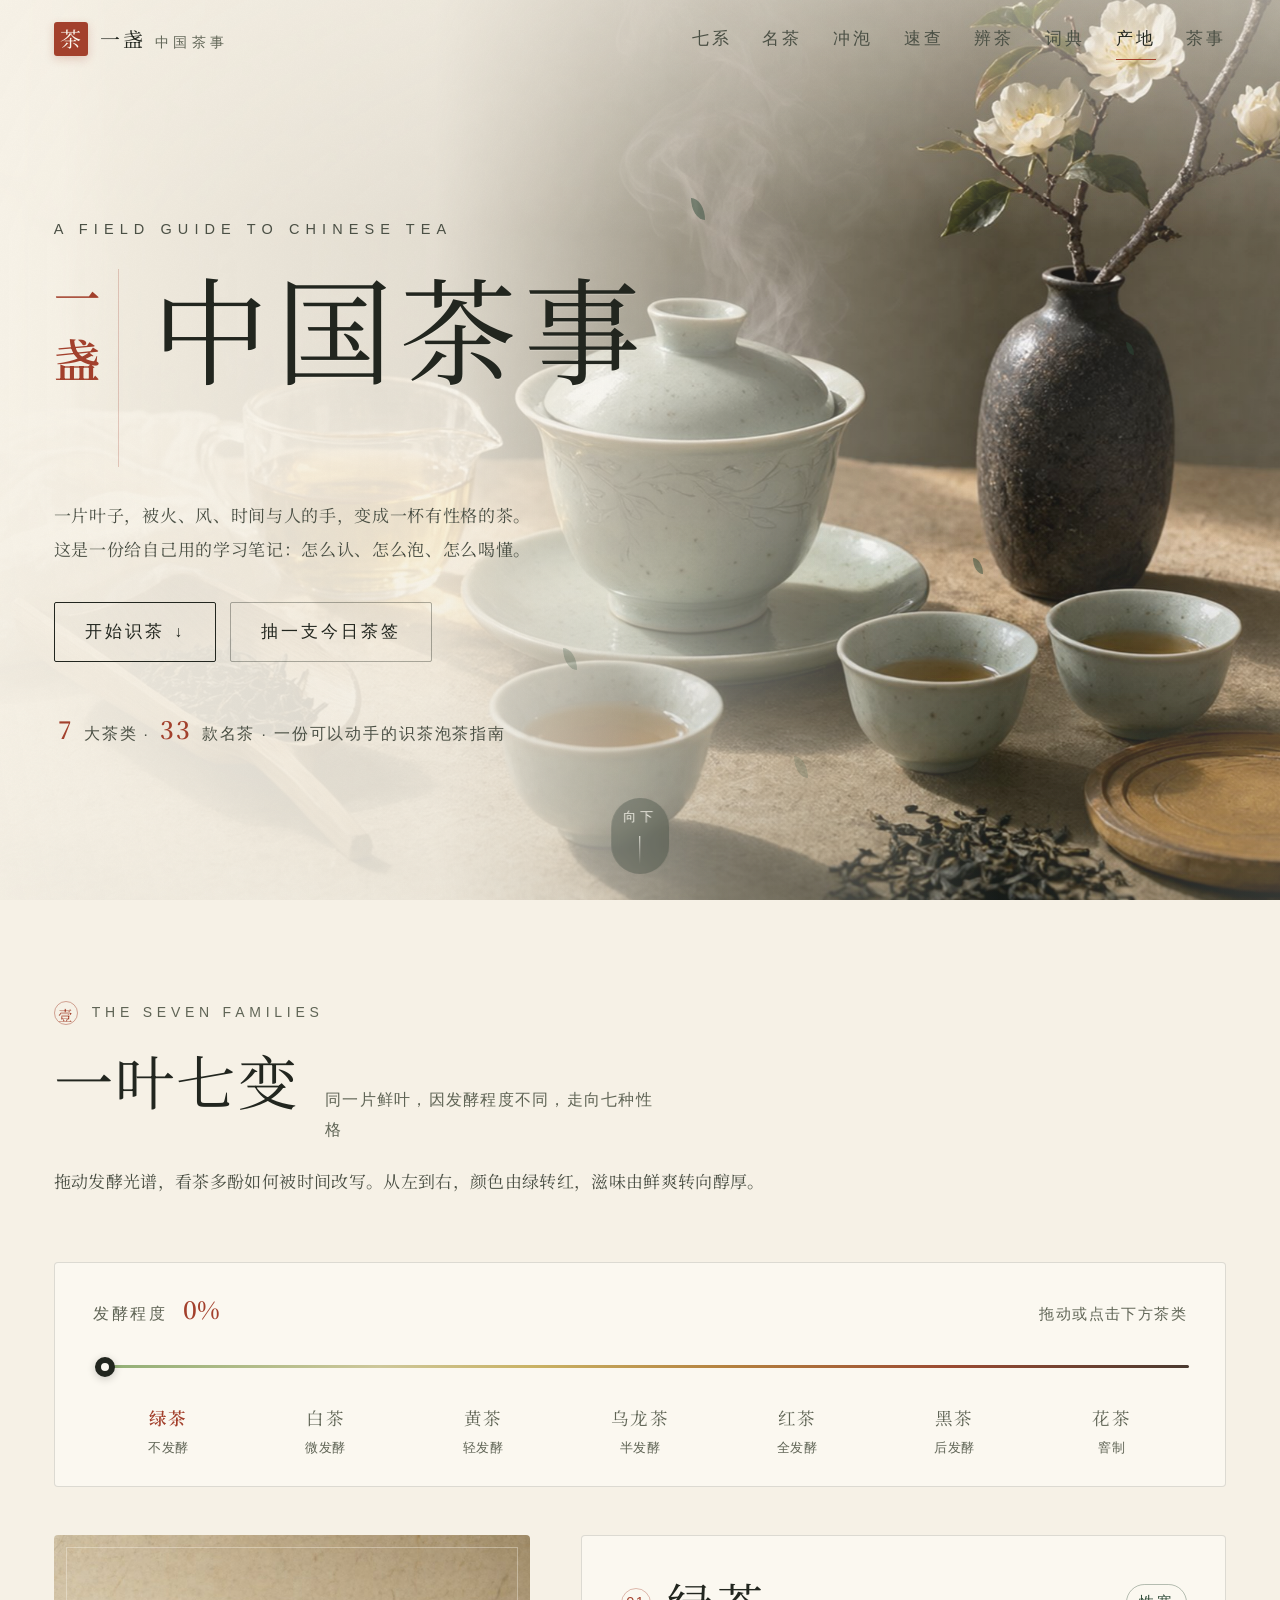
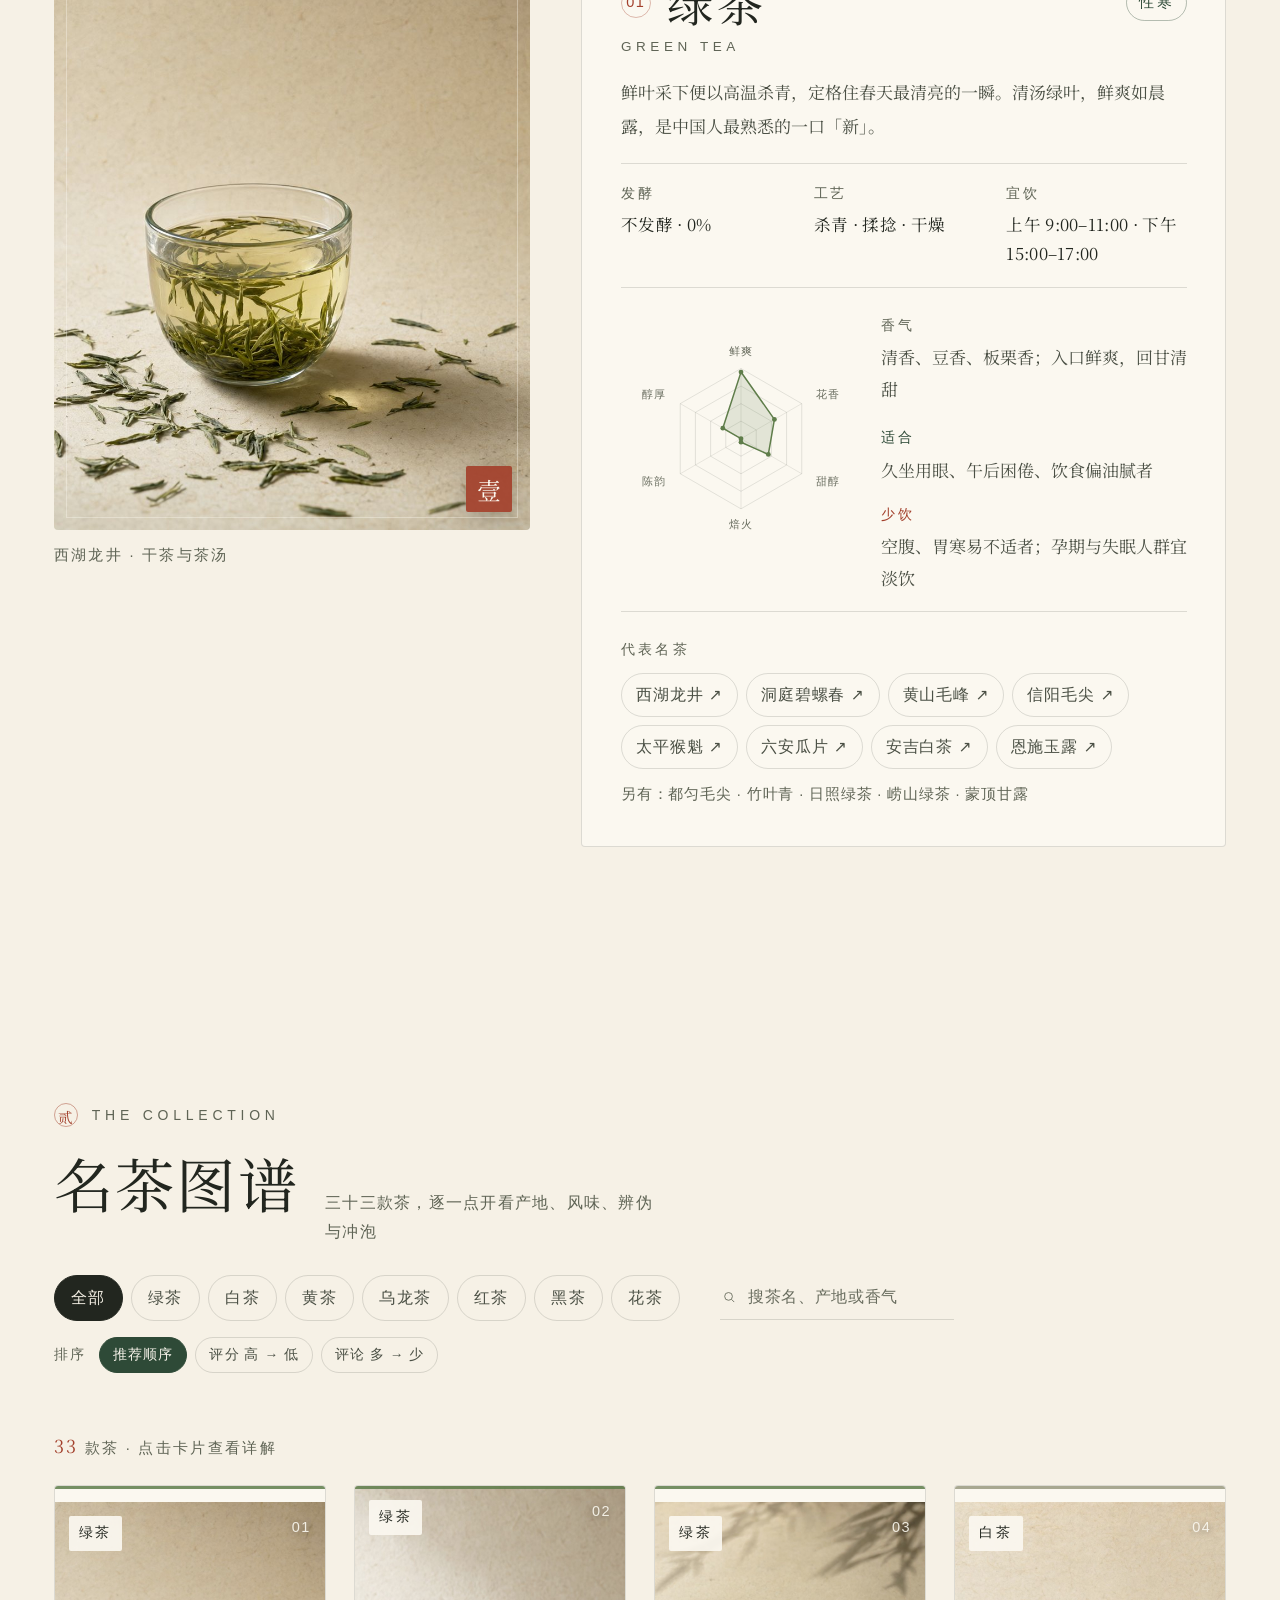
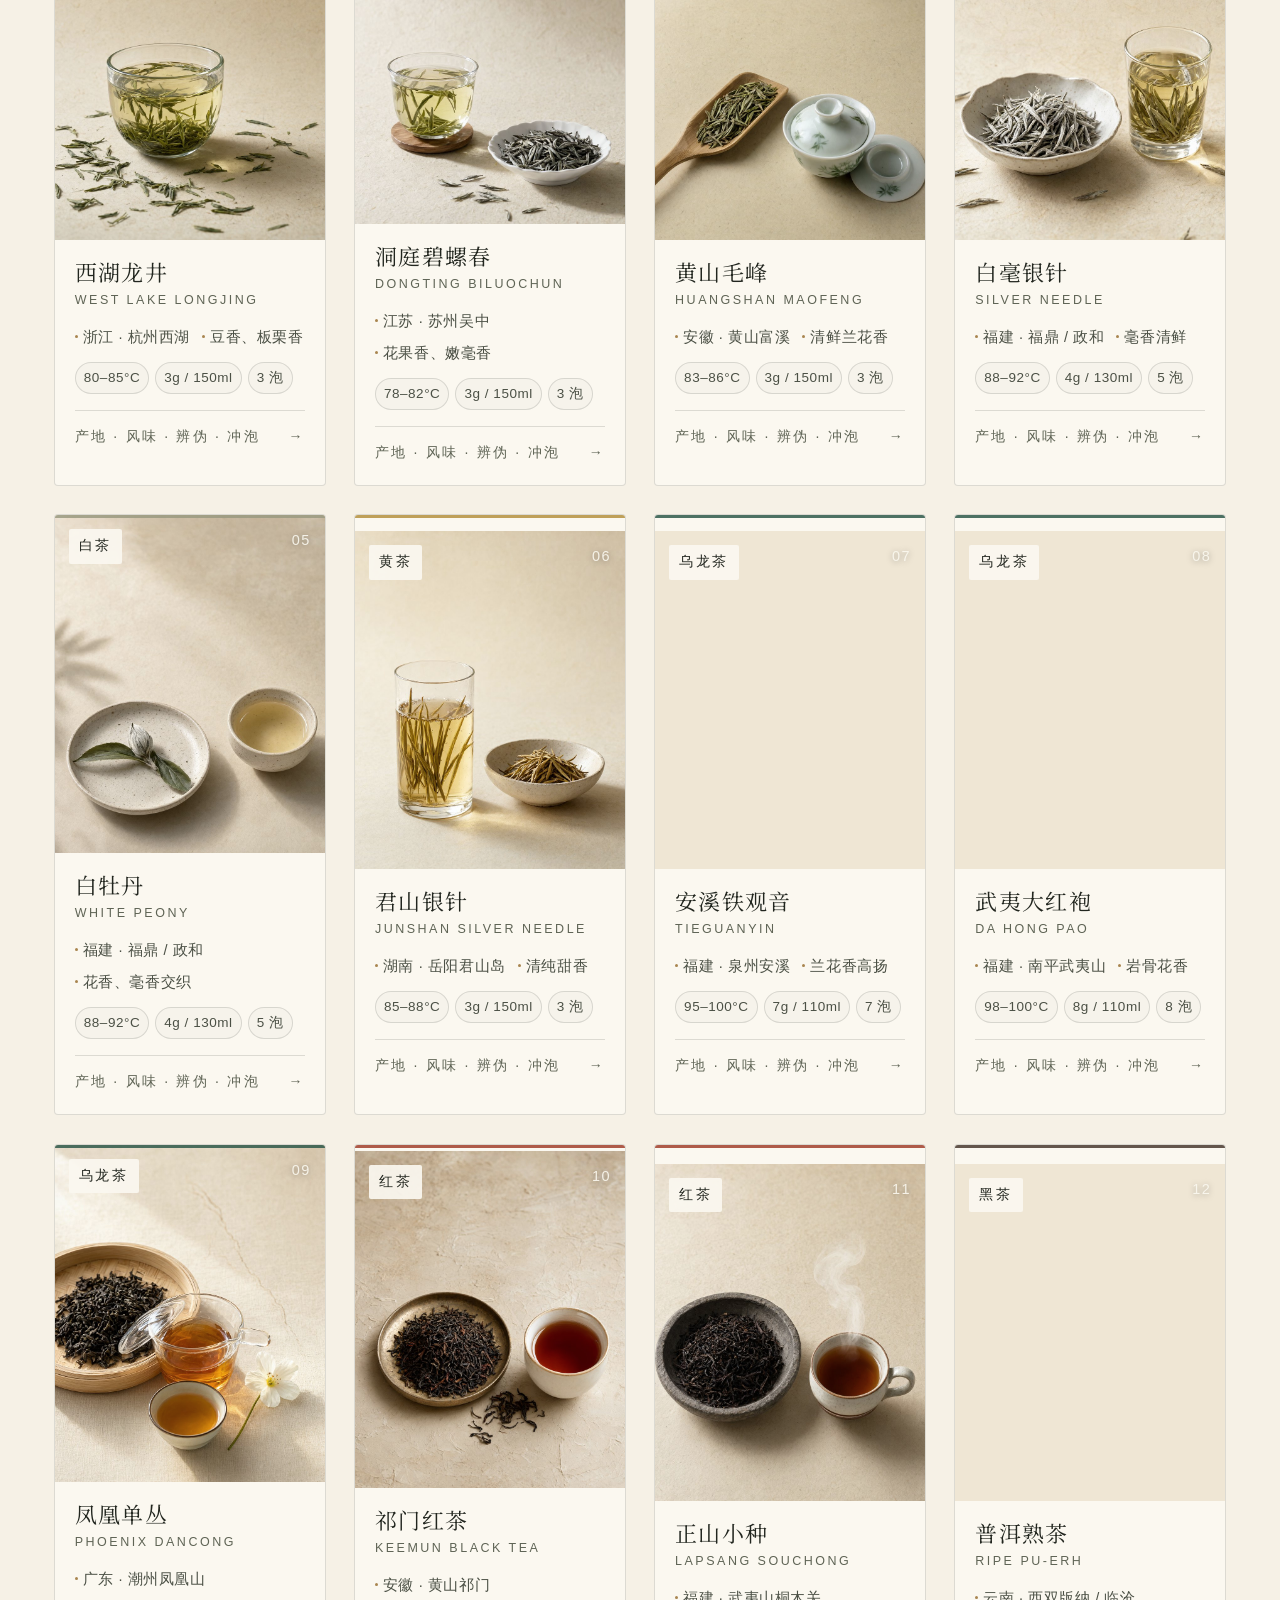
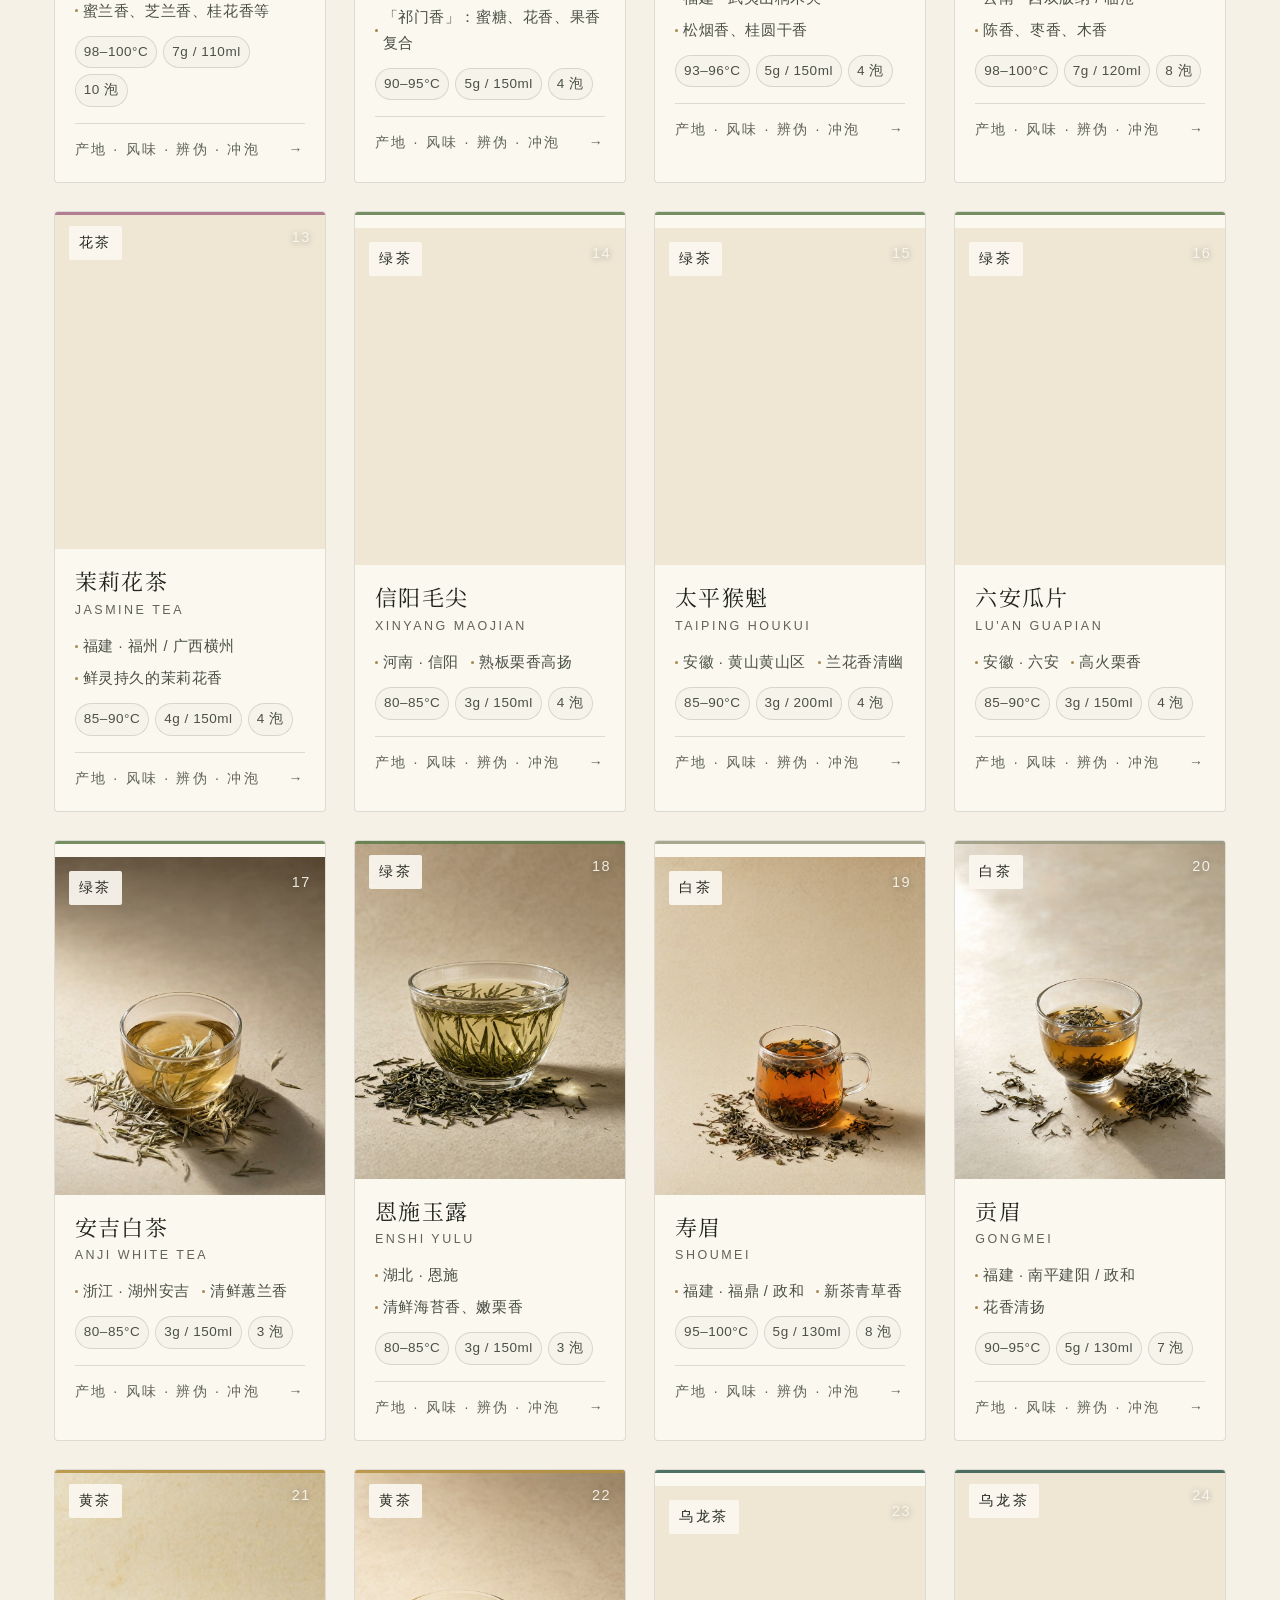
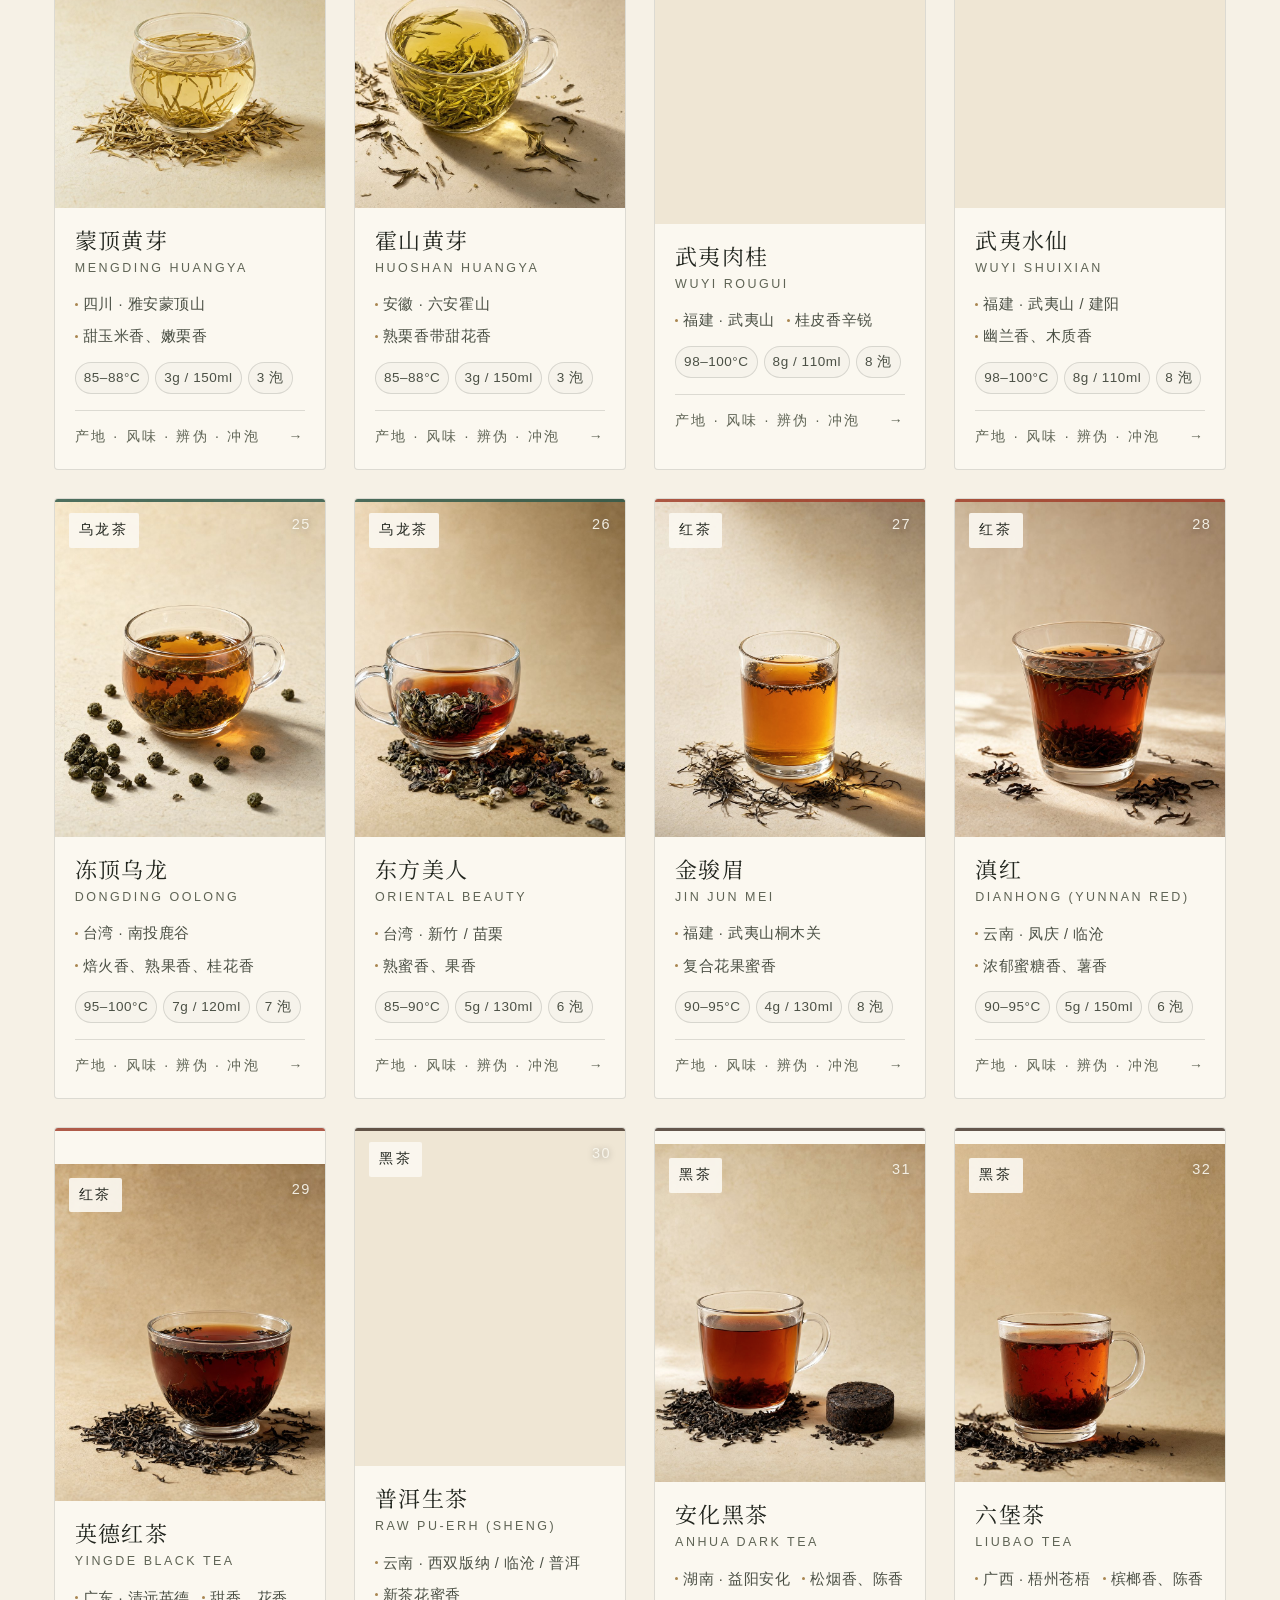
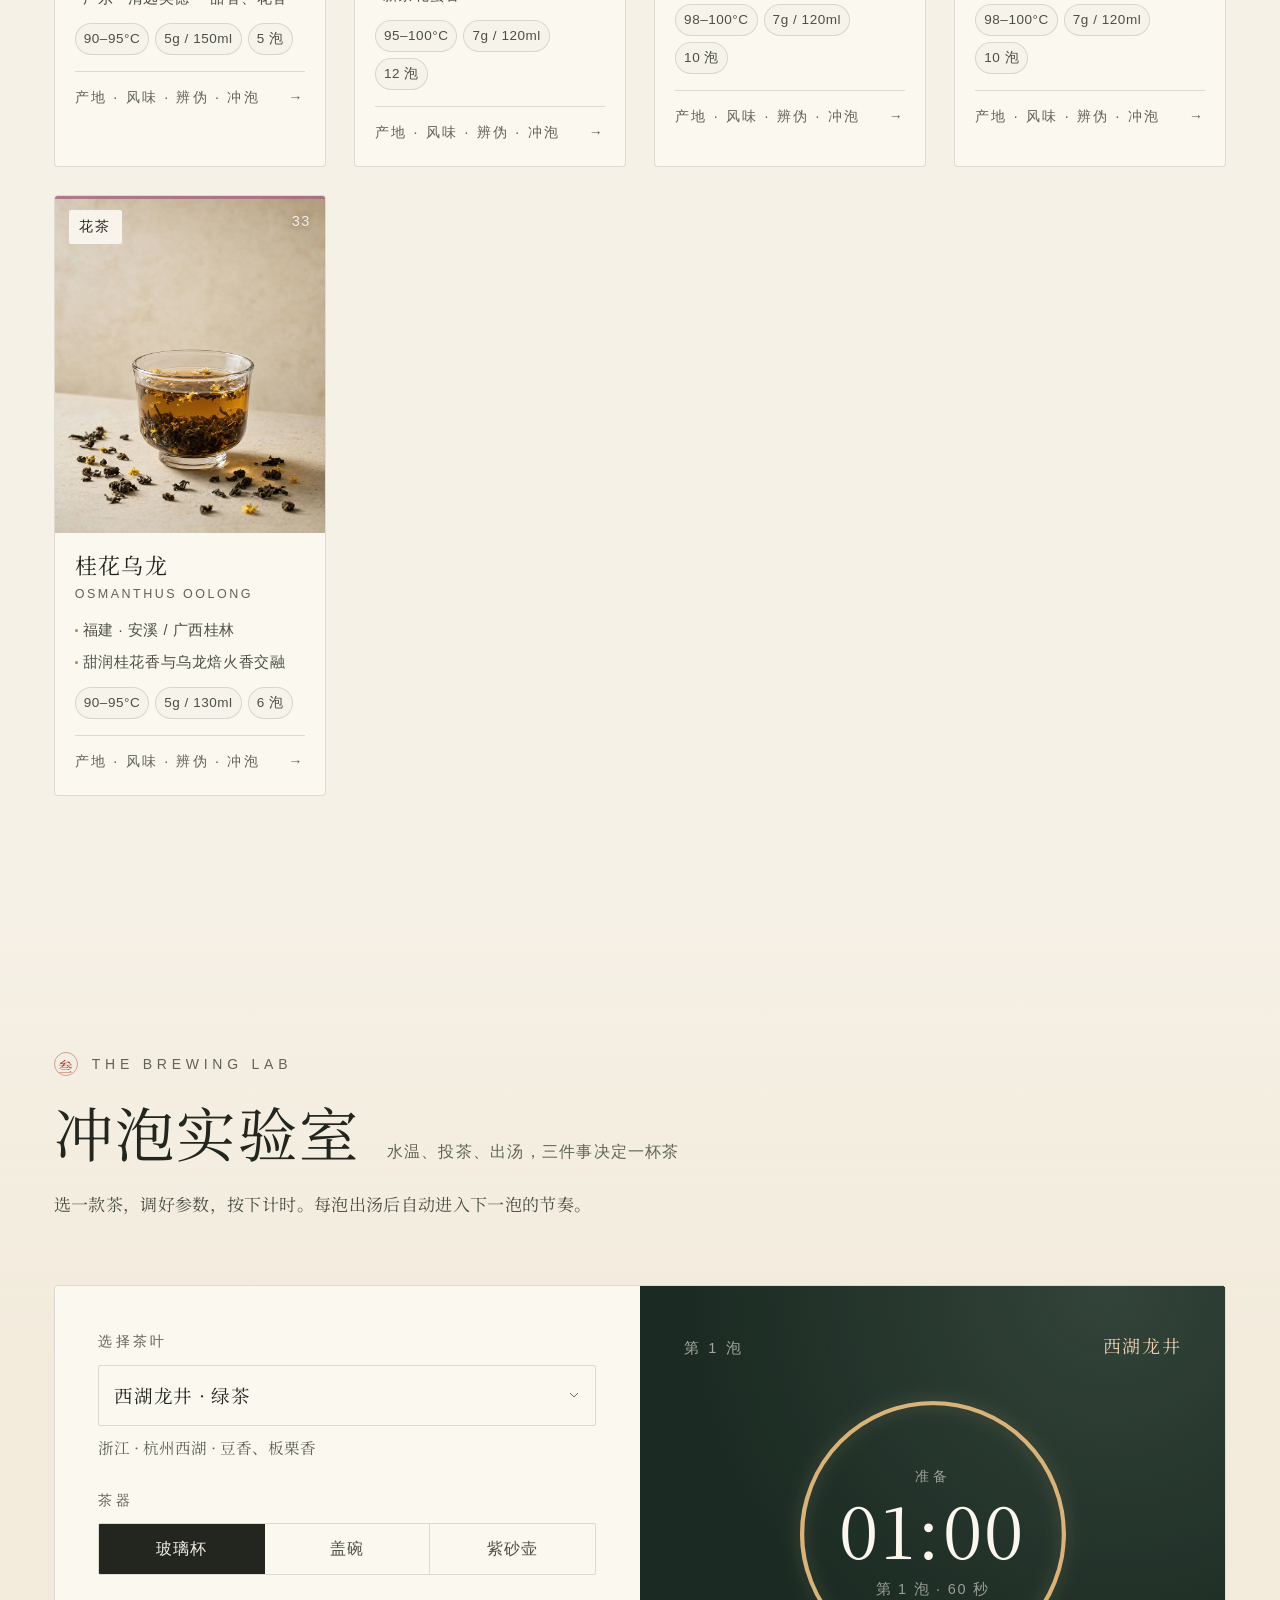
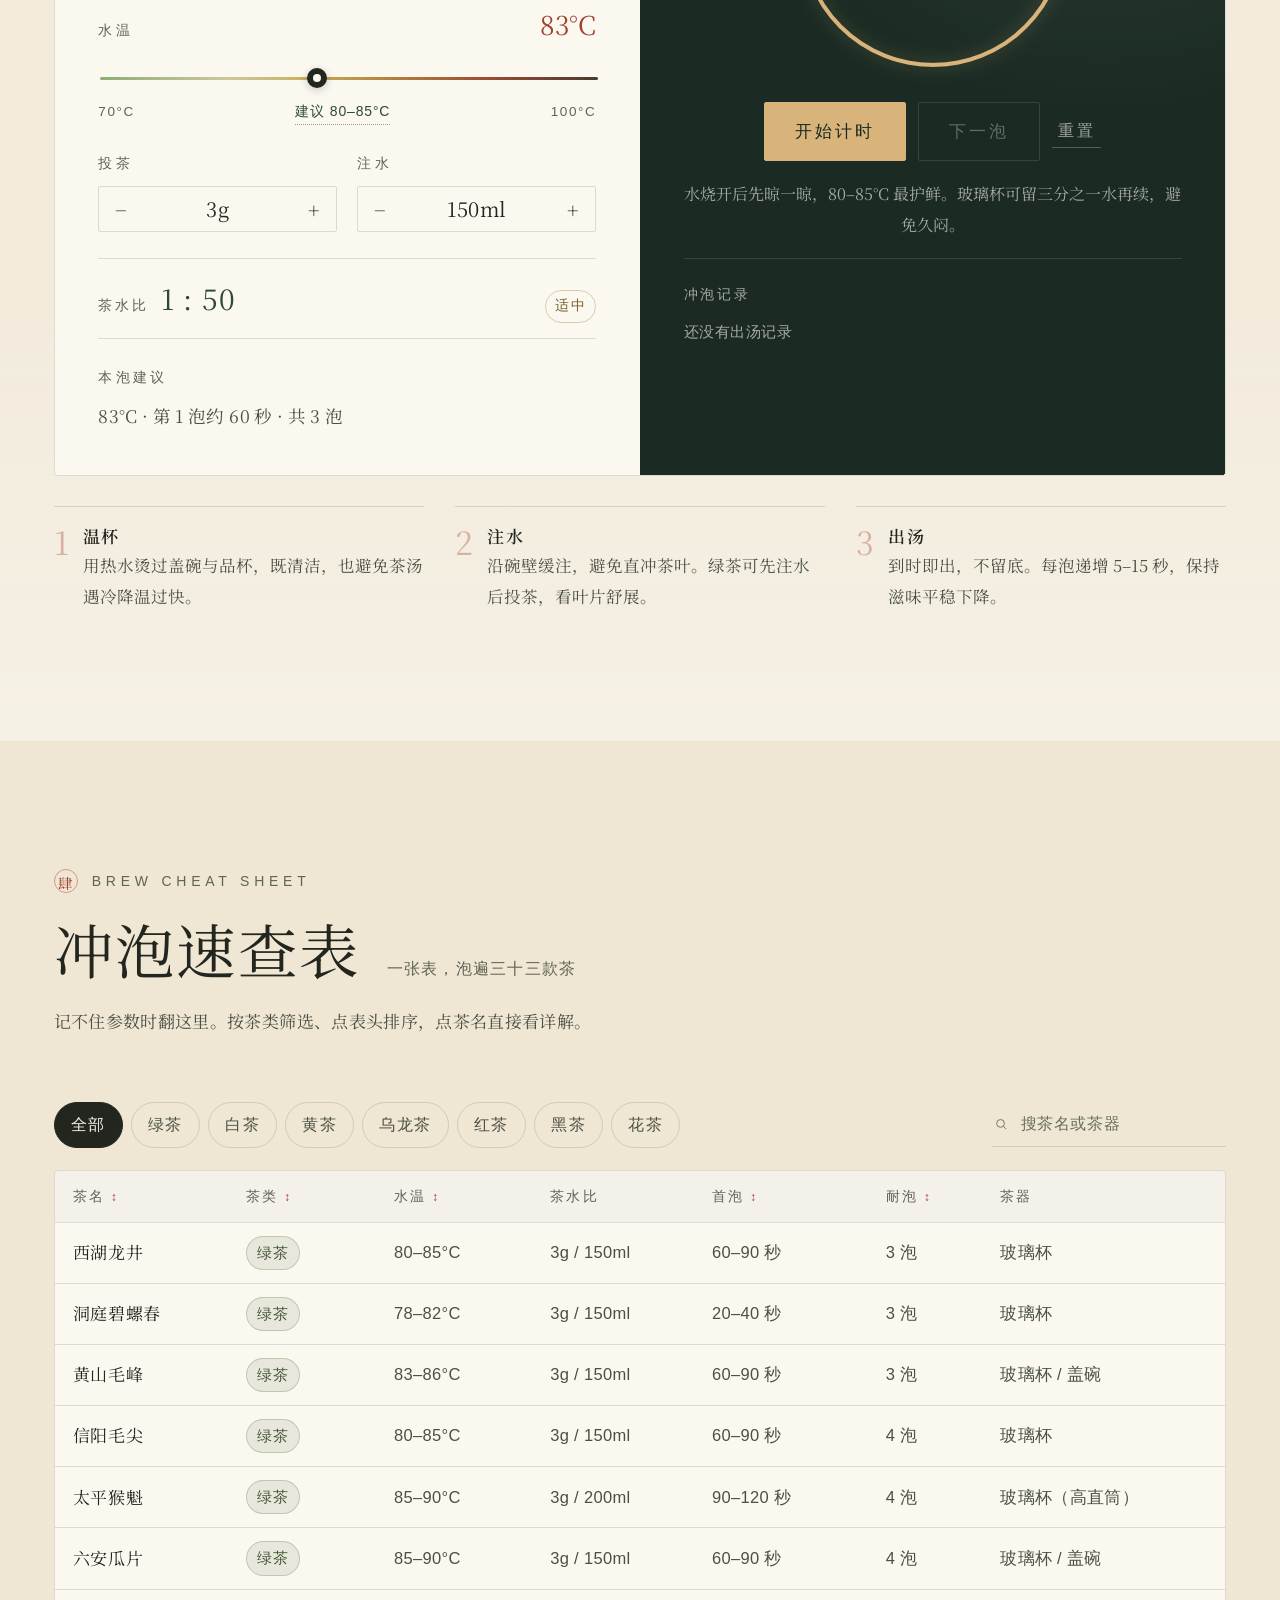
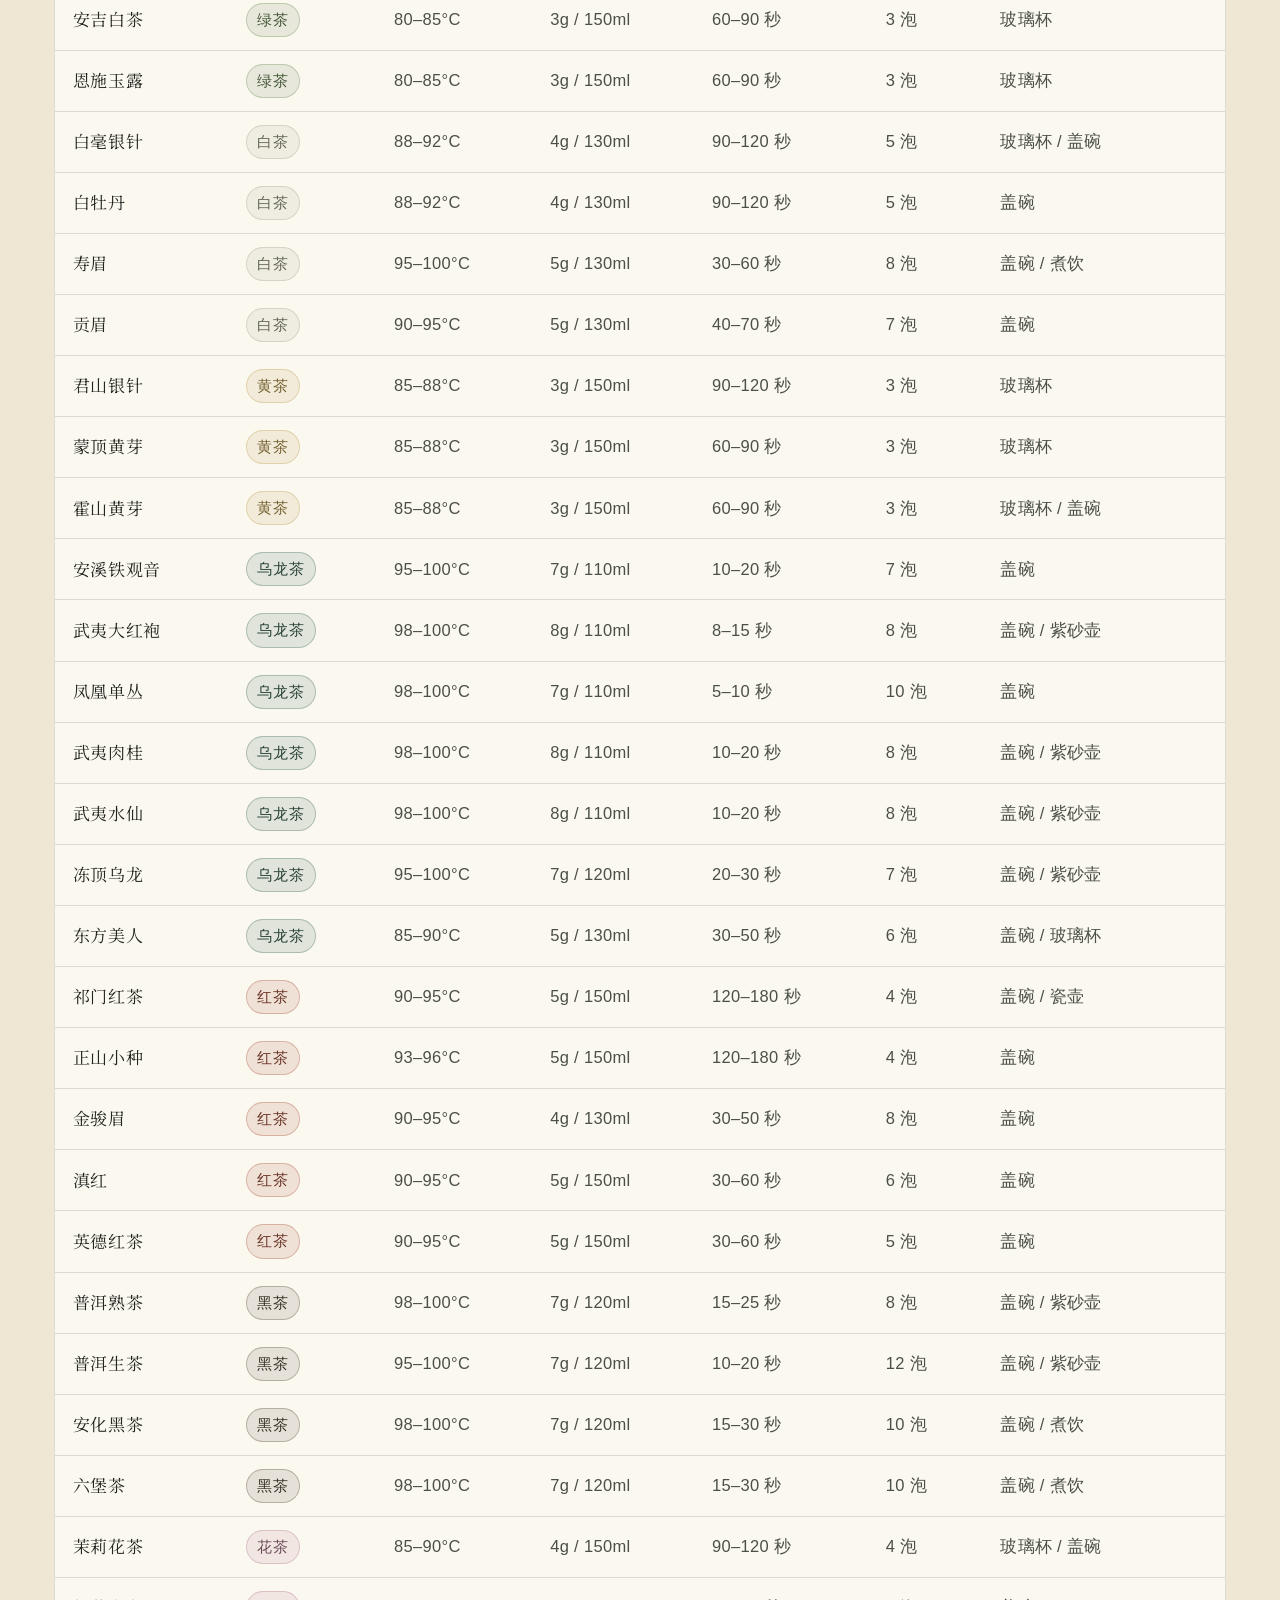
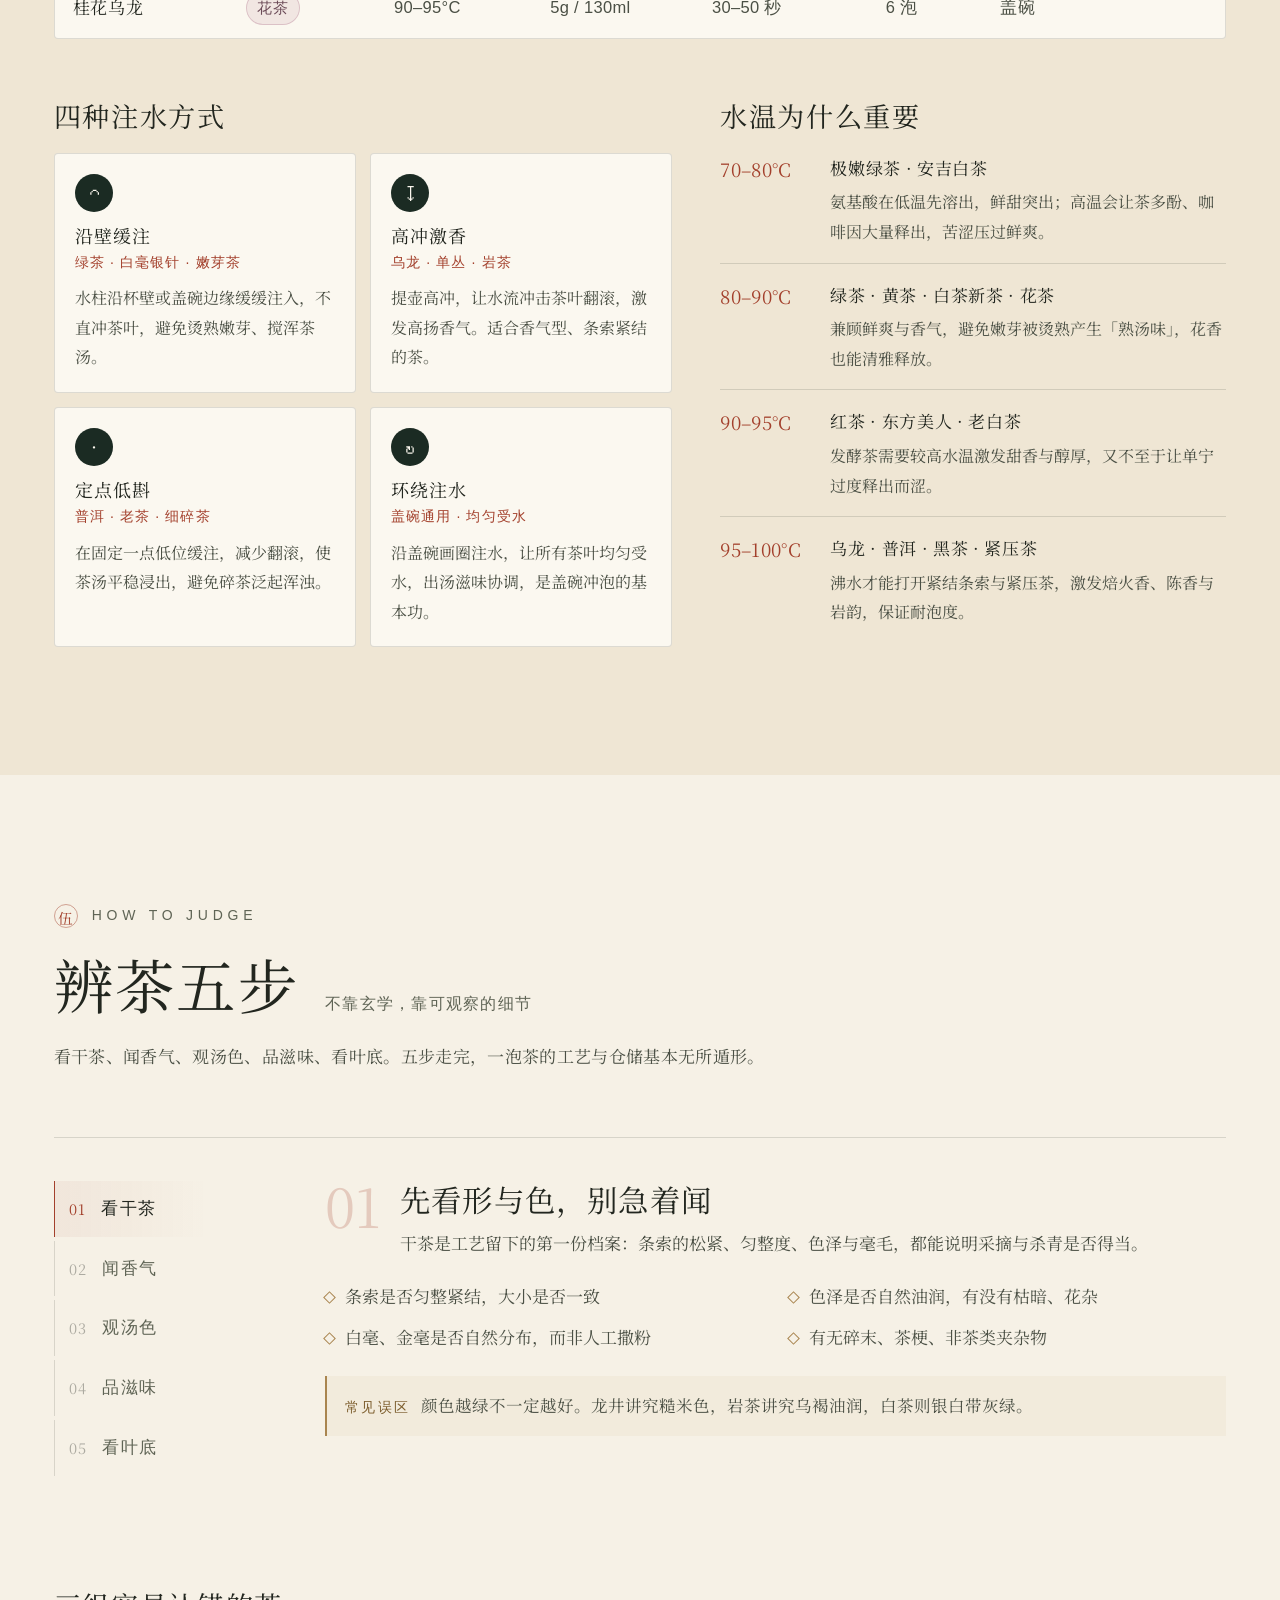
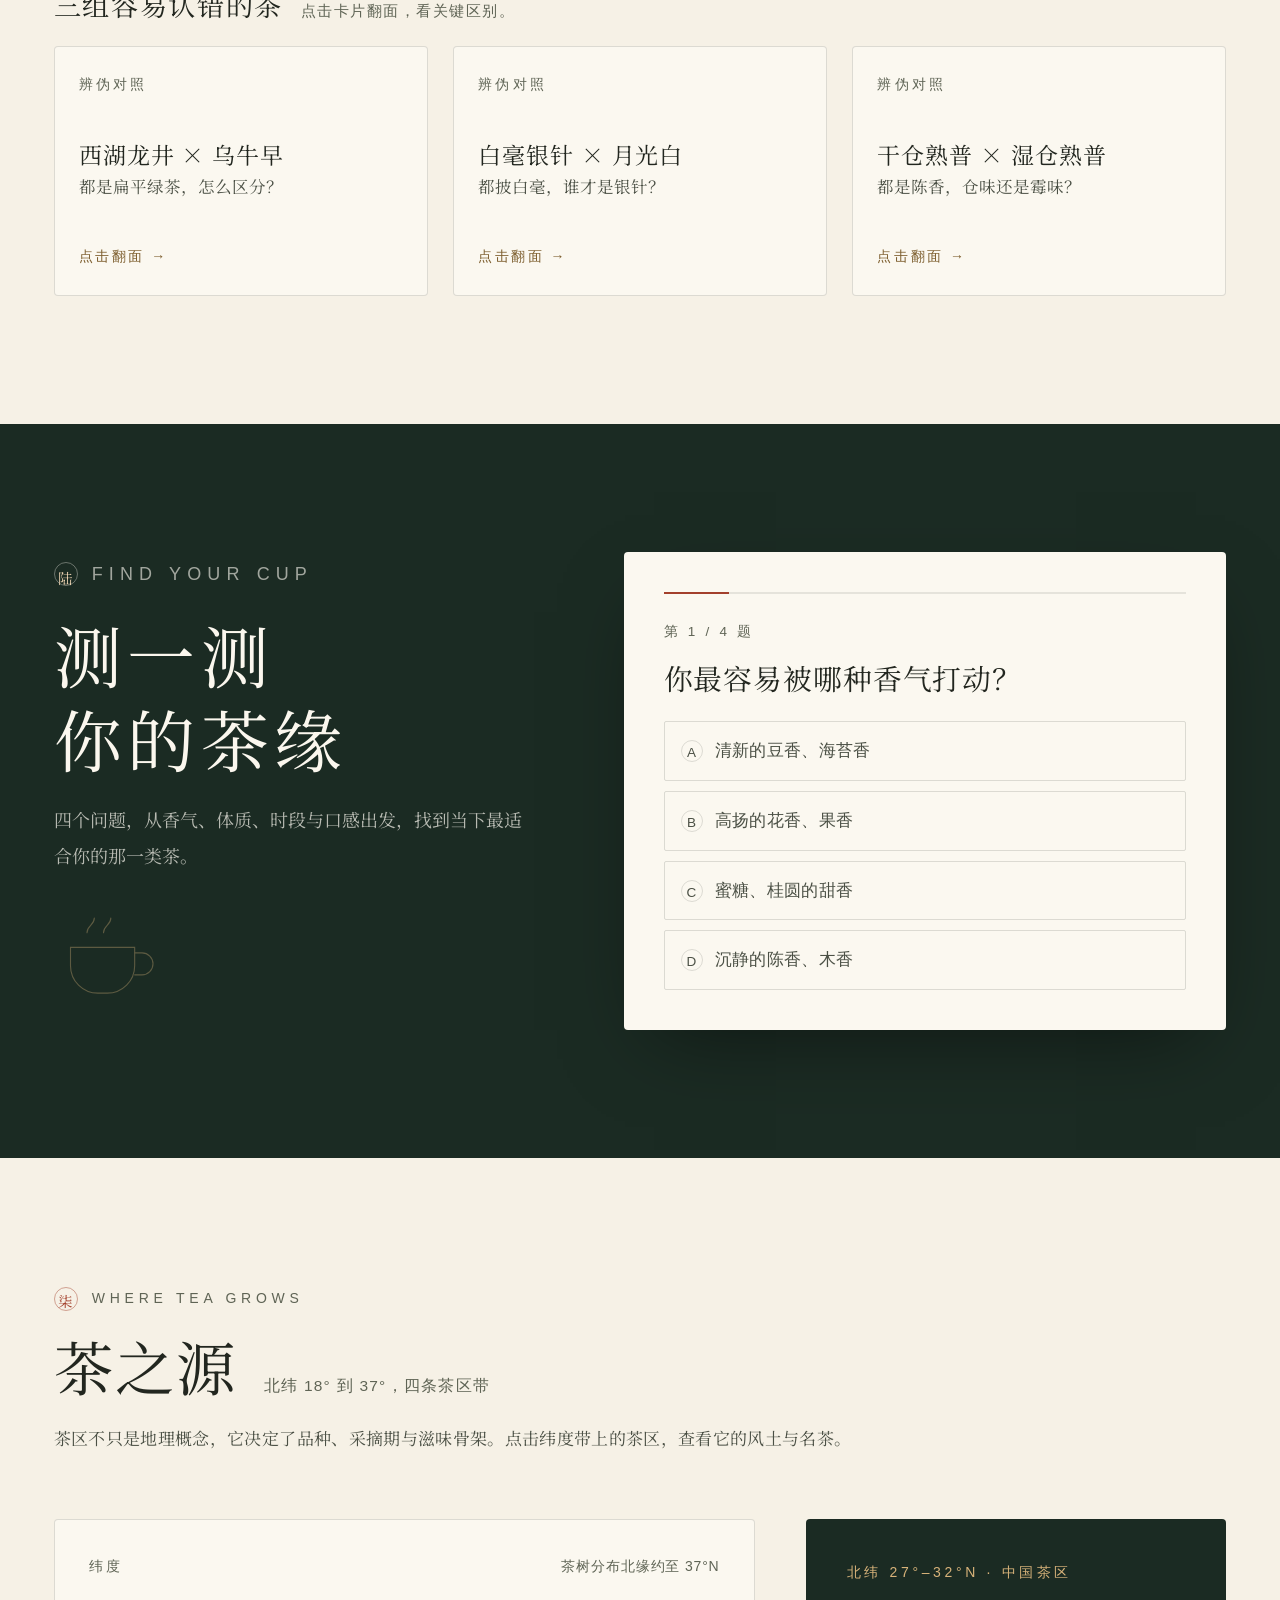
<file: index.html>
<!DOCTYPE html>
<html lang="zh-CN">
<head>
<link rel="preload" href="assets/fonts/tea-serif-400.woff2" as="font" type="font/woff2" crossorigin>
<meta charset="UTF-8">
<meta name="viewport" content="width=device-width, initial-scale=1.0, viewport-fit=cover">
<title>一盏 · 中国茶事｜七大茶系、名茶图谱与冲泡指南</title>
<meta name="description" content="从辨茶、冲泡到产地与茶文化：七大茶系、三十三款名茶的香气、汤色、滋味、冲泡参数与辨伪要点，附发酵光谱、冲泡计时与茶缘测试。">
<meta name="author" content="一盏 · 中国茶事">
<meta name="robots" content="index, follow, max-image-preview:large">
<link rel="canonical" href="https://sxs159733.github.io/chinese-tea-guide/">
<meta property="og:type" content="website">
<meta property="og:site_name" content="一盏 · 中国茶事">
<meta property="og:locale" content="zh_CN">
<meta property="og:title" content="一盏 · 中国茶事｜七大茶系、名茶图谱与冲泡指南">
<meta property="og:description" content="从辨茶、冲泡到产地与茶文化：七大茶系、三十三款名茶的香气、汤色、滋味、冲泡参数与辨伪要点，附发酵光谱、冲泡计时与茶缘测试。">
<meta property="og:url" content="https://sxs159733.github.io/chinese-tea-guide/">
<meta property="og:image" content="https://sxs159733.github.io/chinese-tea-guide/assets/img/hero.jpg">
<meta property="og:image:alt" content="一席中式茶桌：盖碗、公道杯、品茗杯与山茶花">
<meta name="twitter:card" content="summary_large_image">
<meta name="twitter:title" content="一盏 · 中国茶事｜七大茶系、名茶图谱与冲泡指南">
<meta name="twitter:description" content="七大茶系、三十三款名茶的香气、汤色、滋味与冲泡参数，一份可以动手的识茶泡茶指南。">
<meta name="twitter:image" content="https://sxs159733.github.io/chinese-tea-guide/assets/img/hero.jpg">
<meta name="theme-color" content="#f6f1e6">
<link rel="icon" href="data:image/svg+xml,%3Csvg xmlns='http://www.w3.org/2000/svg' viewBox='0 0 64 64'%3E%3Crect width='64' height='64' rx='10' fill='%23a3402c'/%3E%3Ctext x='32' y='45' font-size='38' font-family='serif' text-anchor='middle' fill='%23fbf7ee'%3E茶%3C/text%3E%3C/svg%3E">
<link rel="stylesheet" href="assets/styles.css">
<link rel="stylesheet" href="assets/community.css">
<link rel="preconnect" href="https://sgp.cloud.appwrite.io" crossorigin>
<link rel="dns-prefetch" href="https://sgp.cloud.appwrite.io">
</head>
<body>
<a class="skip-link" href="#top">跳到主要内容</a>
<div class="grain" aria-hidden="true"></div>
<div class="scroll-progress" aria-hidden="true"><span id="scrollBar"></span></div>

<header class="site-head" id="siteHead">
  <a class="brand" href="#top" aria-label="回到首页">
    <span class="brand-seal">茶</span>
    <span class="brand-text">一盏<em>中国茶事</em></span>
  </a>
  <nav class="site-nav" aria-label="主导航">
    <a href="#seven" data-nav>七系</a>
    <a href="#teas" data-nav>名茶</a>
    <a href="#brew" data-nav>冲泡</a>
    <a href="#cheat" data-nav>速查</a>
    <a href="#identify" data-nav>辨茶</a>
    <a href="#glossary" data-nav>词典</a>
    <a href="#origin" data-nav>产地</a>
    <a href="#culture" data-nav>茶事</a>
  </nav>
  <button class="nav-toggle" id="navToggle" aria-label="展开导航" aria-expanded="false">
    <span></span><span></span>
  </button>
</header>

<noscript>
  <style>
    .noscript-note{max-width:820px;margin:28px auto;padding:24px 28px;background:#fbf8f0;border:1px solid rgba(34,38,31,.14);border-left:4px solid #a3402c;border-radius:4px;color:#22261f;font-size:15.5px;line-height:1.9}
    .noscript-note h2{font-size:20px;margin:0 0 12px;color:#a3402c}
    .noscript-note h3{font-size:16.5px;margin:18px 0 8px}
    .noscript-note ul{padding-left:22px;margin:8px 0}
    .noscript-note li{margin:4px 0}
    .noscript-note a{color:#a3402c}
  </style>
  <div class="noscript-note" role="note" aria-label="浏览器脚本未启用提示">
    <h2>需要开启 JavaScript 才能浏览完整内容</h2>
    <p>「一盏 · 中国茶事」是一份关于中国茶的交互式学习笔记，收录七大茶系、三十三款名茶的香气、汤色、滋味、冲泡参数与辨伪要点，并提供发酵光谱、辨茶五步、冲泡计时、产地纬度图与茶缘测试。名茶图谱、辨茶词典、茶文化年代轴与评分评论等版块由脚本动态生成，当前浏览器未启用 JavaScript，这些版块暂无法显示；评分与评论功能还需要连接第三方服务。</p>
    <p>请在浏览器设置中允许本站运行 JavaScript 后刷新页面。若你正在使用阅读器、搜索爬虫或无障碍辅助工具，可参考下方静态摘要了解本站内容范围。</p>
    <h3>本站涵盖的七大茶系与代表茶品</h3>
    <ul>
      <li>绿茶（不发酵）：西湖龙井、洞庭碧螺春、黄山毛峰、信阳毛尖、太平猴魁、六安瓜片、安吉白茶、恩施玉露</li>
      <li>白茶（微发酵）：白毫银针、白牡丹、贡眉、寿眉</li>
      <li>黄茶（轻发酵）：君山银针、蒙顶黄芽、霍山黄芽</li>
      <li>乌龙茶（半发酵）：安溪铁观音、武夷大红袍、凤凰单丛、武夷肉桂、武夷水仙、冻顶乌龙、东方美人</li>
      <li>红茶（全发酵）：祁门红茶、正山小种、金骏眉、滇红、英德红茶</li>
      <li>黑茶（后发酵）：普洱熟茶、普洱生茶、安化黑茶、六堡茶</li>
      <li>花茶（窨制）：茉莉花茶、桂花乌龙</li>
    </ul>
    <p>内容最后核对：2026 年 11 月。内容反馈与勘误：<a href="https://github.com/sxs159733/chinese-tea-guide/issues" rel="noopener">GitHub Issues</a>。</p>
  </div>
</noscript>

<main id="top">

  <!-- HERO -->
  <section class="hero" aria-label="开篇">
    <div class="hero-media">
      <img src="assets/img/hero.jpg" alt="一席中式茶桌：盖碗、公道杯、品茗杯与山茶花" width="1800" height="1200" fetchpriority="high">
    </div>
    <div class="hero-veil" aria-hidden="true"></div>
    <div class="hero-leaves" aria-hidden="true"><i></i><i></i><i></i><i></i><i></i></div>

    <div class="hero-inner">
      <p class="eyebrow">A FIELD GUIDE TO CHINESE TEA</p>
      <h1>
        <span class="hero-vertical">一盏</span>
        <span class="hero-main">中国茶事</span>
      </h1>
      <p class="hero-lead">一片叶子，被火、风、时间与人的手，变成一杯有性格的茶。<br>这是一份给自己用的学习笔记：怎么认、怎么泡、怎么喝懂。</p>
      <div class="hero-actions">
        <a class="btn" href="#seven">开始识茶<span class="arr">↓</span></a>
        <button class="btn btn-ghost" id="oracleBtn" type="button">抽一支今日茶签</button>
      </div>
      <p class="hero-meta"><b>7</b> 大茶类 · <b>33</b> 款名茶 · 一份可以动手的识茶泡茶指南</p>
    </div>

    <aside class="oracle" id="oracleCard" hidden aria-live="polite">
      <div class="oracle-head">
        <span>今日茶签</span>
        <button type="button" id="oracleClose" aria-label="关闭">×</button>
      </div>
      <p class="oracle-cat" id="oracleCat">绿茶 · 性寒</p>
      <h3 id="oracleName">西湖龙井</h3>
      <p id="oracleText">豆香沉稳，鲜醇回甘。</p>
      <div class="oracle-actions">
        <button class="link-btn" type="button" id="oracleAgain">换一支</button>
        <button class="link-btn" type="button" id="oracleOpen">看详情 →</button>
      </div>
    </aside>

    <div class="steam" aria-hidden="true"><i></i><i></i><i></i></div>
    <a class="scroll-cue" href="#seven" aria-label="向下浏览">
      <span>向下</span><i></i>
    </a>
  </section>

  <!-- 七系 -->
  <section class="section section-seven" id="seven">
    <div class="section-head reveal">
      <p class="kicker"><span>壹</span> THE SEVEN FAMILIES</p>
      <h2>一叶七变<span class="head-note">同一片鲜叶，因发酵程度不同，走向七种性格</span></h2>
      <p class="section-sub">拖动发酵光谱，看茶多酚如何被时间改写。从左到右，颜色由绿转红，滋味由鲜爽转向醇厚。</p>
    </div>

    <div class="spectrum reveal">
      <div class="spectrum-top">
        <label for="fermentRange" class="spectrum-label">发酵程度 <b id="fermentPct">0%</b></label>
        <span class="spectrum-hint">拖动或点击下方茶类</span>
      </div>
      <input type="range" id="fermentRange" min="0" max="6" step="1" value="0" aria-label="选择茶类，按发酵程度排序">
      <div class="spectrum-dots" id="spectrumDots" role="tablist" aria-label="七大茶类"></div>
    </div>

    <div class="seven-stage reveal">
      <figure class="stage-figure">
        <div class="figure-frame">
          <img id="catImage" src="assets/img/longjing.jpg" alt="西湖龙井茶叶意境示意图" width="860" height="1075">
          <span class="figure-stamp" id="catStamp">壹</span>
        </div>
        <figcaption id="catCaption">西湖龙井 · 干茶与茶汤</figcaption>
      </figure>

      <div class="stage-panel" id="catPanel" aria-live="polite">
        <div class="cat-head">
          <span class="cat-index" id="catIndex">01</span>
          <h3 id="catName">绿茶</h3>
          <span class="cat-nature" id="catNature">性寒</span>
        </div>
        <p class="cat-en" id="catEn">GREEN TEA</p>
        <p class="cat-desc" id="catDesc"></p>

        <div class="cat-stats">
          <div><span>发酵</span><b id="catFerment">不发酵 · 0%</b></div>
          <div><span>工艺</span><b id="catCraft">杀青 · 揉捻 · 干燥</b></div>
          <div><span>宜饮</span><b id="catTime">上午 9:00–11:00</b></div>
        </div>

        <div class="cat-mid">
          <div class="cat-radar">
            <svg id="catRadar" viewBox="0 0 260 230" role="img" aria-label="风味雷达图"></svg>
          </div>
          <div class="cat-notes">
            <div><span class="note-k">香气</span><p id="catFlavor"></p></div>
            <div class="cat-lists">
              <div><span class="note-k good">适合</span><p id="catSuitable"></p></div>
              <div><span class="note-k bad">少饮</span><p id="catAvoid"></p></div>
            </div>
          </div>
        </div>

        <div class="cat-teas">
          <span class="note-k">代表名茶</span>
          <div class="chip-row" id="catTeas"></div>
          <p class="cat-more" id="catMore"></p>
        </div>
      </div>
    </div>
  </section>

  <!-- 结构化数据：整站此前 0 个 JSON-LD；放在 body 内同样可被搜索引擎解析 -->
  <script type="application/ld+json">
  {
    "@context": "https://schema.org",
    "@type": "WebSite",
    "name": "一盏 · 中国茶事",
    "alternateName": "Chinese Tea Field Guide",
    "url": "https://sxs159733.github.io/chinese-tea-guide/",
    "description": "从辨茶、冲泡到产地与茶文化：七大茶系、三十三款名茶的香气、汤色、滋味、冲泡参数与辨伪要点，附发酵光谱、冲泡计时与茶缘测试。",
    "inLanguage": "zh-CN",
    "isAccessibleForFree": true
  }
  </script>

  <!-- 名茶图谱 -->
  <section class="section section-teas" id="teas">
    <div class="section-head reveal">
      <p class="kicker"><span>贰</span> THE COLLECTION</p>
      <h2>名茶图谱<span class="head-note">三十三款茶，逐一点开看产地、风味、辨伪与冲泡</span></h2>
      <div class="teas-tools">
        <div class="filter-row" id="filterRow" role="group" aria-label="按茶类筛选"></div>
        <label class="search-box">
          <svg viewBox="0 0 24 24" aria-hidden="true"><circle cx="11" cy="11" r="6.5"></circle><path d="M16 16l4.5 4.5"></path></svg>
          <input type="search" id="teaSearch" placeholder="搜茶名、产地或香气" aria-label="搜索茶叶">
        </label>
      </div>
      <div class="sort-bar" id="teaSort" role="group" aria-label="名茶列表排序方式">
        <span class="sort-label">排序</span>
        <button type="button" class="sort-chip active" data-sort="default" aria-pressed="true">推荐顺序</button>
        <button type="button" class="sort-chip" data-sort="rating" aria-pressed="false">评分 高 → 低</button>
        <button type="button" class="sort-chip" data-sort="comments" aria-pressed="false">评论 多 → 少</button>
      </div>
    </div>
    <!-- 巡检补充：筛选/搜索后结果数会变化，原先屏幕阅读器收不到任何反馈（WCAG 4.1.3） -->
    <p class="result-line reveal" role="status" aria-live="polite" aria-atomic="true"><span id="resultCount">33</span> 款茶 <span id="resultHint">· 点击卡片查看详解</span></p>
    <div class="tea-grid" id="teaGrid"></div>
  </section>

  <!-- 冲泡实验室 -->
  <section class="section section-brew" id="brew">
    <div class="section-head reveal">
      <p class="kicker"><span>叁</span> THE BREWING LAB</p>
      <h2>冲泡实验室<span class="head-note">水温、投茶、出汤，三件事决定一杯茶</span></h2>
      <p class="section-sub">选一款茶，调好参数，按下计时。每泡出汤后自动进入下一泡的节奏。</p>
    </div>

    <div class="brew-shell reveal">
      <div class="brew-controls">
        <div class="control">
          <label for="brewTea">选择茶叶</label>
          <div class="select-wrap">
            <select id="brewTea"></select>
            <svg viewBox="0 0 24 24" aria-hidden="true"><path d="M6 9l6 6 6-6"></path></svg>
          </div>
          <p class="control-hint" id="brewTeaHint"></p>
        </div>

        <div class="control">
          <span class="control-label">茶器</span>
          <div class="segmented" id="vesselSeg" role="group" aria-label="选择茶器">
            <button type="button" data-vessel="玻璃杯" class="active">玻璃杯</button>
            <button type="button" data-vessel="盖碗">盖碗</button>
            <button type="button" data-vessel="紫砂壶">紫砂壶</button>
          </div>
        </div>

        <div class="control">
          <div class="control-label-row">
            <label for="tempRange">水温</label>
            <output id="tempOut">85°C</output>
          </div>
          <input type="range" id="tempRange" min="70" max="100" step="1" value="85" aria-label="水温">
          <div class="range-notes"><span>70°C</span><span class="rec-band" id="recBand">建议 80–85°C</span><span>100°C</span></div>
        </div>

        <div class="control steppers">
          <div class="stepper">
            <span class="control-label">投茶</span>
            <div class="stepper-row">
              <button type="button" data-step="grams-0.5" aria-label="减少投茶量">−</button>
              <output id="gramsOut">3g</output>
              <button type="button" data-step="grams+0.5" aria-label="增加投茶量">+</button>
            </div>
          </div>
          <div class="stepper">
            <span class="control-label">注水</span>
            <div class="stepper-row">
              <button type="button" data-step="ml-10" aria-label="减少水量">−</button>
              <output id="mlOut">150ml</output>
              <button type="button" data-step="ml+10" aria-label="增加水量">+</button>
            </div>
          </div>
        </div>

        <div class="ratio-line">
          <span>茶水比</span>
          <b id="ratioOut">1 : 50</b>
          <span class="ratio-tag" id="ratioTag">清饮</span>
        </div>

        <div class="control">
          <span class="control-label">本泡建议</span>
          <p class="brew-advice" id="brewAdvice">85°C · 60 秒 · 可冲 3 泡</p>
        </div>
      </div>

      <div class="brew-stage">
        <div class="stage-top">
          <span id="steepLabel">第 1 泡</span>
          <span class="stage-tea" id="stageTea">西湖龙井</span>
        </div>

        <div class="timer-wrap">
          <svg class="timer-ring" viewBox="0 0 220 220" aria-hidden="true">
            <circle class="ring-track" cx="110" cy="110" r="96"></circle>
            <circle class="ring-progress" id="ringProgress" cx="110" cy="110" r="96"></circle>
          </svg>
          <div class="timer-face">
            <span class="timer-state" id="timerState">准备</span>
            <strong id="timerTime">01:00</strong>
            <span class="timer-sub" id="timerSub">第 1 泡 · 60 秒</span>
          </div>
        </div>

        <div class="timer-actions">
          <button class="btn btn-solid" id="timerBtn" type="button">开始计时</button>
          <button class="btn btn-ghost" id="nextBtn" type="button" disabled>下一泡</button>
          <button class="link-btn" id="resetBtn" type="button">重置</button>
        </div>

        <p class="timer-hint" id="timerHint">水烧开后先温杯，再注水。绿茶不建议用刚沸的水。</p>

        <div class="steep-track">
          <span class="track-label">冲泡记录</span>
          <ol id="steepTrack"><li class="empty">还没有出汤记录</li></ol>
        </div>
      </div>
    </div>

    <div class="brew-notes reveal">
      <div><span>1</span><h4>温杯</h4><p>用热水烫过盖碗与品杯，既清洁，也避免茶汤遇冷降温过快。</p></div>
      <div><span>2</span><h4>注水</h4><p>沿碗壁缓注，避免直冲茶叶。绿茶可先注水后投茶，看叶片舒展。</p></div>
      <div><span>3</span><h4>出汤</h4><p>到时即出，不留底。每泡递增 5–15 秒，保持滋味平稳下降。</p></div>
    </div>
  </section>

  <!-- 冲泡速查 -->
  <section class="section section-cheat" id="cheat">
    <div class="section-head reveal">
      <p class="kicker"><span>肆</span> BREW CHEAT SHEET</p>
      <h2>冲泡速查表<span class="head-note">一张表，泡遍三十三款茶</span></h2>
      <p class="section-sub">记不住参数时翻这里。按茶类筛选、点表头排序，点茶名直接看详解。</p>
    </div>
    <div class="teas-tools reveal">
      <div class="filter-row" id="cheatFilter" role="group" aria-label="按茶类筛选速查表"></div>
      <label class="search-box">
        <svg viewBox="0 0 24 24" aria-hidden="true"><circle cx="11" cy="11" r="6.5"></circle><path d="M16 16l4.5 4.5"></path></svg>
        <input type="search" id="cheatSearch" placeholder="搜茶名或茶器" aria-label="搜索速查表">
      </label>
    </div>
    <p class="cheat-swipe-hint" aria-hidden="true">← 左右滑动查看完整参数 →</p>
    <div class="cheat-table-wrap reveal">
      <table class="cheat-table">
        <caption style="position:absolute;width:1px;height:1px;padding:0;margin:-1px;overflow:hidden;clip:rect(0 0 0 0);white-space:nowrap;border:0">三十三款名茶冲泡参数速查表；点击表头或按回车键可按该列排序</caption>
        <thead>
          <tr>
            <th data-sort="name" scope="col" tabindex="0" aria-sort="none">茶名</th>
            <th data-sort="cat" scope="col" tabindex="0" aria-sort="none">茶类</th>
            <th data-sort="temp" scope="col" tabindex="0" aria-sort="none">水温</th>
            <th scope="col">茶水比</th>
            <th data-sort="time" scope="col" tabindex="0" aria-sort="none">首泡</th>
            <th data-sort="steeps" scope="col" tabindex="0" aria-sort="none">耐泡</th>
            <th scope="col">茶器</th>
          </tr>
        </thead>
        <tbody id="cheatBody"></tbody>
      </table>
    </div>
    <div class="cheat-extra reveal">
      <div class="pour-block">
        <h3>四种注水方式</h3>
        <div class="pour-grid" id="pourGrid"></div>
      </div>
      <div class="water-block">
        <h3>水温为什么重要</h3>
        <div class="water-list" id="waterList"></div>
      </div>
    </div>
  </section>

  <!-- 辨茶 -->
  <section class="section section-identify" id="identify">
    <div class="section-head reveal">
      <p class="kicker"><span>伍</span> HOW TO JUDGE</p>
      <h2>辨茶五步<span class="head-note">不靠玄学，靠可观察的细节</span></h2>
      <p class="section-sub">看干茶、闻香气、观汤色、品滋味、看叶底。五步走完，一泡茶的工艺与仓储基本无所遁形。</p>
    </div>

    <div class="five-steps reveal">
      <div class="step-tabs" id="stepTabs" role="tablist" aria-label="辨茶步骤"></div>
      <div class="step-panel" id="stepPanel" aria-live="polite">
        <div class="step-panel-head">
          <span id="stepNum">01</span>
          <div>
            <h3 id="stepTitle"></h3>
            <p id="stepIntro"></p>
          </div>
        </div>
        <ul class="step-checks" id="stepChecks"></ul>
        <p class="step-pitfall"><span>常见误区</span><em id="stepPitfall"></em></p>
      </div>
    </div>

    <div class="compare-head reveal">
      <h3>三组容易认错的茶</h3>
      <p>点击卡片翻面，看关键区别。</p>
    </div>
    <div class="compare-grid reveal" id="compareGrid"></div>
  </section>

  <!-- 茶缘测试 -->
  <section class="section section-quiz" id="quiz">
    <div class="quiz-inner reveal">
      <div class="quiz-copy">
        <p class="kicker light"><span>陆</span> FIND YOUR CUP</p>
        <h2>测一测<br>你的茶缘</h2>
        <p>四个问题，从香气、体质、时段与口感出发，找到当下最适合你的那一类茶。</p>
        <div class="quiz-deco" aria-hidden="true">
          <svg viewBox="0 0 120 120"><path d="M18 44h70v20a30 30 0 0 1-30 30H48a30 30 0 0 1-30-30V44Z"></path><path d="M88 50h8a12 12 0 0 1 0 24h-8"></path><path d="M36 28c0-8 8-8 8-16M54 28c0-8 8-8 8-16"></path></svg>
        </div>
      </div>

      <div class="quiz-card">
        <div class="quiz-progress"><span id="quizBar"></span></div>
        <div class="quiz-step" id="quizStep">
          <p class="quiz-count" id="quizCount">第 1 / 4 题</p>
          <h3 id="quizQuestion"></h3>
          <div class="quiz-options" id="quizOptions"></div>
        </div>
        <div class="quiz-result" id="quizResult" hidden>
          <p class="quiz-count">你的茶缘</p>
          <h3 id="quizResultName">乌龙茶</h3>
          <p class="quiz-result-desc" id="quizResultDesc"></p>
          <div class="result-teas" id="quizResultTeas"></div>
          <div class="quiz-result-actions">
            <button class="btn btn-solid" id="quizBrew" type="button">去泡这一款</button>
            <button class="link-btn" id="quizRestart" type="button">重新测试</button>
          </div>
        </div>
      </div>
    </div>
  </section>

  <!-- 产地 -->
  <section class="section section-origin" id="origin">
    <div class="section-head reveal">
      <p class="kicker"><span>柒</span> WHERE TEA GROWS</p>
      <h2>茶之源<span class="head-note">北纬 18° 到 37°，四条茶区带</span></h2>
      <p class="section-sub">茶区不只是地理概念，它决定了品种、采摘期与滋味骨架。点击纬度带上的茶区，查看它的风土与名茶。</p>
    </div>

    <div class="origin-shell reveal">
      <div class="lat-panel">
        <div class="lat-head">
          <span>纬度</span>
          <span class="lat-axis-note">茶树分布北缘约至 37°N</span>
        </div>
        <div class="lat-band" id="latBand">
          <div class="lat-axis" aria-hidden="true">
            <span>18°</span><span>24°</span><span>30°</span><span>36°</span>
          </div>
          <div class="lat-grid" aria-hidden="true"></div>
          <div class="lat-bars" id="latBars"></div>
        </div>
        <p class="lat-foot">* 纬度区间为示意，实际茶区受海拔、坡向与季风影响。</p>
      </div>
      <div class="region-card" id="regionCard" aria-live="polite">
        <p class="region-lat" id="regionLat"></p>
        <h3 id="regionName"></h3>
        <p class="region-provinces" id="regionProvinces"></p>
        <p class="region-char" id="regionChar"></p>
        <p class="region-sub">代表名茶</p>
        <div class="region-teas" id="regionTeas"></div>
        <p class="region-note" id="regionNote"></p>
      </div>
    </div>

    <figure class="mountain reveal">
      <img src="assets/img/mountain.jpg" alt="晨雾笼罩的山岭梯田与石板游步道（意境示意图，非茶园实景）" width="1600" height="1067" loading="lazy" decoding="async">
      <figcaption>
        <span>高山云雾出好茶</span>
        <p>海拔、温差与漫射光，让叶片在缓慢生长中积累更多氨基酸与芳香物质。</p>
      </figcaption>
    </figure>
  </section>

  <!-- 茶文化 -->
  <section class="section section-culture" id="culture">
    <div class="section-head reveal">
      <p class="kicker"><span>捌</span> A THOUSAND YEARS</p>
      <h2>茶事千年<span class="head-note">从药用到日常，从煎煮到冲泡</span></h2>
      <p class="section-sub">中国人的饮茶方式，经历过三次大转向：唐代煎茶、宋代点茶、明代瀹饮。每一次改变，都重新定义了茶的味道。</p>
    </div>

    <div class="timeline reveal">
      <div class="timeline-nav" id="timelineNav" role="tablist" aria-label="茶文化年代"></div>
      <div class="timeline-panel" id="timelinePanel" aria-live="polite">
        <span class="era-ghost" id="eraGhost">唐</span>
        <div class="era-body">
          <p class="era-years" id="eraYears"></p>
          <h3 id="eraTitle"></h3>
          <p class="era-text" id="eraText"></p>
          <div class="era-notes" id="eraNotes"></div>
        </div>
        <figure class="era-figure" id="eraFigure">
          <img src="assets/img/diancha.jpg" alt="宋代点茶：黑釉建盏、茶筅与茶沫" width="1400" height="933" loading="lazy" decoding="async">
          <figcaption>宋 · 点茶 · 击拂出汤花</figcaption>
        </figure>
      </div>
    </div>

    <div class="culture-bottom reveal">
      <div class="ritual">
        <h3>茶席上的三条老规矩</h3>
        <ul>
          <li><b>酒满敬人，茶满欺人。</b>茶倒七分，留三分人情，也免得烫手。</li>
          <li><b>叩指谢茶。</b>长辈斟茶，以食指与中指轻叩桌面，代跪谢之礼。</li>
          <li><b>先客后主，及时续水。</b>一泡茶淡了就该换，不让客人喝「水味」。</li>
        </ul>
      </div>
      <div class="vessels">
        <h3>认识几件茶器</h3>
        <div class="vessel-grid">
          <div class="vessel-item">
            <svg viewBox="0 0 64 64" aria-hidden="true"><path d="M14 32h36v8a18 18 0 0 1-18 18 18 18 0 0 1-18-18v-8Z"></path><path d="M10 32h44M26 22c0-4 4-4 4-8M36 22c0-4 4-4 4-8"></path></svg>
            <b>盖碗</b><span>天盖、地托、人育，三才合一</span>
          </div>
          <div class="vessel-item">
            <svg viewBox="0 0 64 64" aria-hidden="true"><path d="M18 26h28l-4 26H22l-4-26Z"></path><path d="M14 26h36M26 18c0-6 12-6 12 0"></path></svg>
            <b>公道杯</b><span>先匀汤，再分杯，浓淡一致</span>
          </div>
          <div class="vessel-item">
            <svg viewBox="0 0 64 64" aria-hidden="true"><path d="M20 30h24v10a12 12 0 0 1-24 0V30Z"></path><path d="M44 32h5a6 6 0 0 1 0 12h-5M16 20h32"></path></svg>
            <b>品茗杯</b><span>小杯啜饮，聚香也聚神</span>
          </div>
          <div class="vessel-item">
            <svg viewBox="0 0 64 64" aria-hidden="true"><path d="M14 46c10-14 26-18 38-22-4 14-10 26-24 30-5-1-10-4-14-8Z"></path><path d="M20 42c6-2 12-2 18 0"></path></svg>
            <b>茶则</b><span>量茶入则，取茶不沾手</span>
          </div>
          <div class="vessel-item">
            <svg viewBox="0 0 64 64" aria-hidden="true"><path d="M22 14v26M22 40c0 8 8 10 8 10M32 22c8 2 8 16 0 18"></path><path d="M40 16l6 30"></path></svg>
            <b>茶针</b><span>疏通气孔，撬取紧压茶</span>
          </div>
          <div class="vessel-item">
            <svg viewBox="0 0 64 64" aria-hidden="true"><rect x="12" y="20" width="40" height="26" rx="3"></rect><path d="M12 30h40M20 20v-6M44 20v-6"></path></svg>
            <b>茶巾</b><span>拭杯、吸水，保持席面干净</span>
          </div>
        </div>
      </div>
    </div>
  </section>

  <!-- 术语词典 -->
  <section class="section section-glossary" id="glossary">
    <div class="section-head reveal">
      <p class="kicker"><span>玖</span> TASTING VOCABULARY</p>
      <h2>茶学术语词典<span class="head-note">把「玄乎」的词，翻译成喝得到的感受</span></h2>
      <p class="section-sub">回甘、生津、喉韵、岩韵……读懂这些词，品鉴笔记才写得明白。按类别筛选或直接搜索。</p>
    </div>
    <div class="teas-tools reveal">
      <div class="filter-row" id="glossFilter" role="group" aria-label="按类别筛选术语"></div>
      <label class="search-box">
        <svg viewBox="0 0 24 24" aria-hidden="true"><circle cx="11" cy="11" r="6.5"></circle><path d="M16 16l4.5 4.5"></path></svg>
        <input type="search" id="glossSearch" placeholder="搜术语，如「回甘」" aria-label="搜索术语">
      </label>
    </div>
    <div class="gloss-grid reveal" id="glossGrid"></div>
  </section>

  <!-- 误区 -->
  <section class="section section-myths" id="myths">
    <div class="section-head reveal">
      <p class="kicker"><span>拾</span> COMMON MYTHS</p>
      <h2>六个喝茶误区<span class="head-note">把玄学放一边，回到茶汤本身</span></h2>
    </div>
    <div class="myths-list reveal" id="mythsList"></div>
  </section>

</main>

<footer class="site-foot">
  <div class="foot-mark">茶</div>
  <p class="foot-title">愿你在茶香里，遇见属于自己的那一盏。</p>
  <div class="foot-cols">
    <div><span>内容说明</span><p>本站内容依据公开茶学资料与常见品鉴经验整理，用于日常饮茶参考，不构成医疗或健康建议。特殊体质、孕期及慢性病人群请遵医嘱。</p></div>
    <div><span>图片来源</span><p>站内图片为 AI 生成的意境示意图，用于呈现茶汤、干茶与茶席氛围，不代表具体商品。请以实际茶品为准。</p></div>
    <div><span>关于</span><p>一盏 · 中国茶事<br>七大茶系 · 三十三款名茶<br>识茶、泡茶、辨茶与茶文化</p></div>
  </div>
  <p class="foot-update">最后更新：2026-11-08 · 每周巡检内容与链接有效性</p>
  <p class="foot-copy">© 2026 一盏 · 中国茶事 · <a href="https://github.com/sxs159733/chinese-tea-guide/issues" rel="noopener">内容反馈与勘误</a></p>
</footer>

<!-- 茶叶详情 -->
<div class="modal" id="teaModal" hidden>
  <div class="modal-backdrop" data-close></div>
  <div class="modal-sheet" role="dialog" aria-modal="true" aria-labelledby="modalTitle">
    <button class="modal-close" data-close aria-label="关闭详情">×</button>
    <div class="modal-media">
      <img id="modalImg" src="assets/img/longjing.jpg" alt="茶叶意境示意图" width="860" height="1075">
      <span class="modal-cat" id="modalCat"></span>
      <p class="modal-photo-note">意境示意图</p>
    </div>
    <div class="modal-body">
      <p class="modal-en" id="modalEn"></p>
      <h2 id="modalTitle">西湖龙井</h2>
      <p class="modal-region" id="modalRegion"></p>
      <p class="modal-tags" id="modalTags"></p>

      <div class="modal-specs">
        <div><span>外形</span><p id="modalShape"></p></div>
        <div><span>香气</span><p id="modalAroma"></p></div>
        <div><span>汤色</span><p id="modalLiquor"></p></div>
        <div><span>滋味</span><p id="modalTaste"></p></div>
      </div>

      <div class="modal-brew">
        <div><span>水温</span><b id="modalTemp"></b></div>
        <div><span>茶水比</span><b id="modalRatio"></b></div>
        <div><span>首泡</span><b id="modalTime"></b></div>
        <div><span>茶器</span><b id="modalVessel"></b></div>
      </div>

      <div class="modal-block">
        <h4>怎么辨</h4>
        <p id="modalIdentify"></p>
      </div>
      <div class="modal-block modal-learn">
        <h4>每泡口感变化</h4>
        <ol class="steep-notes" id="modalSteeps"></ol>
      </div>
      <div class="modal-block">
        <h4>冲泡要点</h4>
        <p id="modalBrewTip"></p>
      </div>
      <div class="modal-block">
        <h4>容易混淆</h4>
        <p id="modalConfuse"></p>
      </div>
      <div class="modal-block">
        <h4>一盏茶的故事</h4>
        <p id="modalStory"></p>
      </div>
      <section class="rd-community" data-community aria-label="评分与评论"></section>
      <div class="modal-actions">
        <button class="btn btn-solid" id="modalBrewBtn" type="button">用这个参数泡一杯</button>
        <span class="modal-harvest" id="modalHarvest"></span>
      </div>
    </div>
  </div>
</div>

<script src="assets/data.js" defer></script>
<script src="assets/community.js" defer></script>
<script src="assets/app.js" defer></script>
</body>
</html>
</file>
<file: assets/styles.css>
/* =========================================================
   一盏 · 中国茶事
   Design tokens (consumed by the Sites design workbench)
   ========================================================= */
/* self-hosted subset of Noto Serif SC (Source Han Serif): elegant book serif on every OS */
@font-face {
  font-family: "Noto Serif SC";
  src: url("fonts/tea-serif-400.woff2") format("woff2");
  /* 覆盖 300–500：原本大量 font-weight:500 会被浏览器合成伪粗体 */
  font-weight: 300 500;
  font-style: normal;
  font-display: swap;
}
@font-face {
  font-family: "Noto Serif SC";
  src: url("fonts/tea-serif-600.woff2") format("woff2");
  /* 覆盖 600–700：原本 .spectrum-dots button.active b 的 700 无真实字形 */
  font-weight: 600 700;
  font-style: normal;
  font-display: swap;
}
:root {
  --site-bg: #f6f1e6;
  --site-fg: #22261f;
  --site-accent: #a3402c;
  --site-on-accent: #fbf7ee;
  --site-surface: #fbf8f0;
  /* 原 #777b6d 对底色仅 3.85:1，13.5px 小字未达 WCAG AA；改为 #5f6455（5.42:1） */
  --site-muted: #5f6455;
  /* 金色作为文字色时对比度仅 3.03:1，新增专用于文字的深色版本（5.31:1），装饰用 --gold 保持不变 */
  --gold-ink: #7d5e2e;
  /* 页脚版权原 rgba(251,248,240,.3) 对深绿仅 2.56:1 */
  --foot-copy-ink: rgba(251, 248, 240, .72);
  --site-border: rgba(34, 38, 31, 0.14);
  /* 中文衬线在前，补齐英文/数字衬线回退，避免拉丁字符落到系统默认字体 */
  --site-font: "Noto Serif SC", "Songti SC", "Source Han Serif SC", "SimSun", "STSong", Georgia, "Times New Roman", serif;
  --site-radius: 4px;
  --site-space: 1;
  --site-type: 1.06;
  --site-motion: 1;

  /* palette */
  --paper: var(--site-bg);
  --paper-2: #efe6d4;
  --surface: var(--site-surface);
  --ink: var(--site-fg);
  --ink-soft: #4b5045;
  --muted: var(--site-muted);
  --green: #2e4a37;
  --green-deep: #1b2b23;
  --celadon: #9fb3a0;
  --cinnabar: var(--site-accent);
  --gold: #a9854f;
  --line: var(--site-border);

  --serif: var(--site-font);
  --sans: "Inter", -apple-system, BlinkMacSystemFont, "Segoe UI", "PingFang SC", "HarmonyOS Sans SC", "Hiragino Sans GB", "Microsoft YaHei", "Noto Sans SC", Arial, system-ui, sans-serif;
  --max: 1280px;
  --pad: clamp(20px, 4.2vw, 64px);
  --ease: cubic-bezier(.22, .61, .36, 1);
}

* { box-sizing: border-box; }

html {
  scroll-behavior: smooth;
  /* .site-head 为 position:fixed；此前全站 0 个 scroll-margin/padding，
     11 个站内锚点与 3 处 scrollIntoView({block:'start'}) 的标题会被固定头部压住 */
  scroll-padding-top: 84px;
  /* 站点仅提供浅色主题，声明后避免深色系统自动反转表单控件与滚动条 */
  color-scheme: light;
  -webkit-text-size-adjust: 100%;
}

body {
  margin: 0;
  background: var(--paper);
  color: var(--ink);
  font-family: var(--serif);
  font-size: 18.5px;
  line-height: 1.8;
  overflow-x: hidden;
  -webkit-font-smoothing: antialiased;
  -moz-osx-font-smoothing: grayscale;
  text-rendering: optimizeLegibility;
  font-variant-numeric: tabular-nums;
}

body.no-scroll { overflow: hidden; }

img { display: block; max-width: 100%; }
a { color: inherit; text-decoration: none; }
button, input, select { font: inherit; color: inherit; }
button { cursor: pointer; background: none; border: none; }
p { margin: 0; }
h1, h2, h3, h4 { margin: 0; font-weight: 600; line-height: 1.24; letter-spacing: .02em; }
ul, ol { margin: 0; padding: 0; list-style: none; }

::selection { background: var(--cinnabar); color: var(--site-on-accent); }

:focus-visible {
  outline: 2px solid var(--cinnabar);
  outline-offset: 3px;
}

/* 键盘用户跳转主内容：平时移出视口，聚焦时浮现 */
.skip-link {
  position: fixed;
  top: 8px;
  left: 8px;
  z-index: 9999;
  transform: translateY(-200%);
  padding: 10px 18px;
  background: var(--green-deep);
  color: var(--site-on-accent);
  font-family: var(--sans);
  font-size: 15px;
  text-decoration: none;
  border-radius: var(--site-radius);
}
.skip-link:focus { transform: translateY(0); }

/* paper grain */
.grain {
  position: fixed;
  inset: 0;
  z-index: 2;
  pointer-events: none;
  opacity: .5;
  mix-blend-mode: multiply;
  background-image: url("data:image/svg+xml,%3Csvg xmlns='http://www.w3.org/2000/svg' width='240' height='240'%3E%3Cfilter id='n'%3E%3CfeTurbulence type='fractalNoise' baseFrequency='.82' numOctaves='3' stitchTiles='stitch'/%3E%3CfeColorMatrix type='saturate' values='0'/%3E%3CfeComponentTransfer%3E%3CfeFuncA type='table' tableValues='0 .045'/%3E%3C/feComponentTransfer%3E%3C/filter%3E%3Crect width='100%25' height='100%25' filter='url(%23n)'/%3E%3C/svg%3E");
}

/* scroll progress */
.scroll-progress {
  position: fixed;
  top: 0; left: 0; right: 0;
  height: 2px;
  z-index: 60;
  background: transparent;
}
.scroll-progress span {
  display: block;
  height: 100%;
  width: 0;
  background: linear-gradient(90deg, var(--green), var(--cinnabar));
}

/* ============ header ============ */
.site-head {
  position: fixed;
  top: 0; left: 0; right: 0;
  z-index: 50;
  display: flex;
  align-items: center;
  justify-content: space-between;
  gap: 24px;
  padding: 18px var(--pad);
  transition: background calc(260ms * var(--site-motion)) var(--ease),
              padding calc(260ms * var(--site-motion)) var(--ease),
              border-color calc(260ms * var(--site-motion)) var(--ease);
  border-bottom: 1px solid transparent;
}
.site-head.scrolled {
  background: rgba(246, 241, 230, .88);
  backdrop-filter: blur(14px);
  -webkit-backdrop-filter: blur(14px);
  padding-top: 10px;
  padding-bottom: 10px;
  border-bottom-color: var(--line);
}
.brand {
  display: flex;
  align-items: center;
  gap: 12px;
  z-index: 2;
}
.brand-seal {
  width: 34px; height: 34px;
  display: grid; place-items: center;
  background: var(--cinnabar);
  color: var(--site-on-accent);
  font-size: 21px;
  line-height: 1;
  border-radius: 3px;
  box-shadow: 0 3px 10px rgba(163, 64, 44, .22);
}
.brand-text {
  font-size: 20px;
  letter-spacing: .18em;
  display: flex;
  align-items: baseline;
  gap: 8px;
}
.brand-text em {
  font-style: normal;
  font-size: 13.5px;
  letter-spacing: .32em;
  color: var(--muted);
  font-family: var(--sans);
}
.site-nav {
  display: flex;
  gap: clamp(14px, 2.4vw, 34px);
  font-family: var(--sans);
  font-size: 16.5px;
  letter-spacing: .18em;
}
.site-nav a {
  position: relative;
  padding: 6px 0;
  color: var(--ink-soft);
  transition: color calc(200ms * var(--site-motion)) var(--ease);
}
.site-nav a::after {
  content: "";
  position: absolute;
  left: 0; bottom: 0;
  width: 100%; height: 1px;
  background: var(--cinnabar);
  transform: scaleX(0);
  transform-origin: right;
  transition: transform calc(260ms * var(--site-motion)) var(--ease);
}
.site-nav a:hover, .site-nav a.active { color: var(--ink); }
.site-nav a:hover::after, .site-nav a.active::after { transform: scaleX(1); transform-origin: left; }

.nav-toggle {
  display: none;
  width: 38px; height: 38px;
  border: 1px solid var(--line);
  border-radius: 50%;
  position: relative;
}
.nav-toggle span {
  position: absolute;
  left: 11px; right: 11px;
  height: 1px;
  background: var(--ink);
  transition: transform .3s var(--ease), opacity .3s;
}
.nav-toggle span:first-child { top: 15px; }
.nav-toggle span:last-child { bottom: 15px; }
.nav-toggle[aria-expanded="true"] span:first-child { transform: translateY(3.5px) rotate(45deg); }
.nav-toggle[aria-expanded="true"] span:last-child { transform: translateY(-3.5px) rotate(-45deg); }

/* ============ hero ============ */
.hero {
  position: relative;
  min-height: 100svh;
  display: flex;
  align-items: center;
  overflow: hidden;
  padding: 120px var(--pad) 90px;
  isolation: isolate;
}
.hero-media {
  position: absolute;
  inset: 0;
  z-index: -3;
}
.hero-media img {
  width: 100%; height: 100%;
  object-fit: cover;
  object-position: 58% center;
  transform: scale(1.04);
  animation: heroZoom 22s var(--ease) forwards;
}
@keyframes heroZoom {
  from { transform: scale(1.12); }
  to { transform: scale(1.02); }
}
.hero-veil {
  position: absolute;
  inset: 0;
  z-index: -2;
  background:
    linear-gradient(90deg, rgba(246,241,230,.97) 0%, rgba(246,241,230,.88) 34%, rgba(246,241,230,.42) 56%, rgba(246,241,230,.06) 78%, rgba(246,241,230,.18) 100%),
    linear-gradient(0deg, rgba(27,43,35,.30) 0%, rgba(246,241,230,0) 42%),
    linear-gradient(180deg, rgba(246,241,230,.55) 0%, rgba(246,241,230,0) 26%);
}
.hero-inner {
  position: relative;
  z-index: 2;
  max-width: var(--max);
  width: 100%;
  margin: 0 auto;
  padding-top: clamp(10px, 4vh, 60px);
}
.eyebrow {
  font-family: var(--sans);
  font-size: 14.5px;
  letter-spacing: .42em;
  color: var(--ink-soft);
  margin-bottom: clamp(20px, 3vh, 36px);
}
.hero h1 {
  display: flex;
  align-items: flex-start;
  gap: clamp(14px, 2.6vw, 34px);
  margin-bottom: clamp(22px, 3.4vh, 40px);
}
.hero-vertical {
  writing-mode: vertical-rl;
  font-size: calc(clamp(1.9rem, 3.4vw, 2.9rem) * var(--site-type));
  letter-spacing: .34em;
  color: var(--cinnabar);
  line-height: 1;
  padding-top: .12em;
  border-right: 1px solid rgba(163,64,44,.24);
  padding-right: clamp(10px, 1.6vw, 18px);
  height: clamp(150px, 22vh, 220px);
}
.hero-main {
  font-size: calc(clamp(3.3rem, 8.6vw, 7rem) * var(--site-type));
  font-weight: 500;
  line-height: .98;
  letter-spacing: .06em;
  color: var(--ink);
  text-shadow: 0 1px 0 rgba(251,248,240,.3);
}
.hero-lead {
  max-width: 33em;
  font-size: clamp(17px, 1.3vw, 18.5px);
  line-height: 2;
  color: var(--ink-soft);
  letter-spacing: .04em;
  margin-bottom: clamp(28px, 4vh, 46px);
}
.hero-actions {
  display: flex;
  flex-wrap: wrap;
  align-items: center;
  gap: 14px;
}
.hero-meta {
  margin-top: clamp(28px, 5vh, 54px);
  font-family: var(--sans);
  font-size: 15.5px;
  letter-spacing: .12em;
  color: var(--ink-soft);
}

/* ============ 2026-11-14 巡检补充：强制颜色 / Windows 高对比度模式 ============
   站点全部「选中态」（.filter-chip.active / .segmented button.active /
   .step-tabs button.active / .timeline-nav button.active / .spectrum-dots button.active /
   .lat-bar.active / .sort-chip.active）此前只靠 background:var(--ink) + color:var(--paper)
   的颜色反相表达；forced-colors 下浏览器会把作者指定的背景/前景色强制替换为系统色，
   选中态与非选中态变得完全一样，筛选、茶器、冲泡步骤、年代轴都无法辨认当前项。
   这里改用系统色关键字 + 形状（描边 / 边框）双通道表达，符合 WCAG 1.4.11。 */
@media (forced-colors: active) {
  .filter-chip, .sort-chip, .segmented button,
  .step-tabs button, .timeline-nav button, .lat-bar,
  .btn, .tea-card, .modal-sheet {
    border: 1px solid CanvasText;
  }
  .filter-chip.active,
  .sort-chip.active,
  .segmented button.active,
  .step-tabs button.active,
  .timeline-nav button.active,
  .spectrum-dots button.active,
  .lat-bar.active {
    outline: 2px solid Highlight;
    outline-offset: 2px;
    border-color: Highlight;
  }
  :focus-visible { outline: 2px solid Highlight; outline-offset: 2px; }
}
.hero-meta b {
  font-family: var(--serif);
  font-size: 24px;
  font-weight: 600;
  color: var(--cinnabar);
  margin: 0 4px;
}

/* buttons */
.btn {
  display: inline-flex;
  align-items: center;
  gap: 10px;
  padding: 14px 30px;
  border: 1px solid var(--ink);
  border-radius: 2px;
  font-family: var(--sans);
  font-size: 16.5px;
  letter-spacing: .18em;
  color: var(--ink);
  background: transparent;
  transition: background calc(260ms * var(--site-motion)) var(--ease),
              color calc(260ms * var(--site-motion)) var(--ease),
              border-color calc(260ms * var(--site-motion)) var(--ease),
              transform calc(260ms * var(--site-motion)) var(--ease);
}
.btn:hover { background: var(--ink); color: var(--paper); transform: translateY(-1px); }
.btn .arr { font-size: 15.5px; }
.btn-ghost { border-color: rgba(34,38,31,.35); }
.btn-ghost:hover { background: transparent; color: var(--cinnabar); border-color: var(--cinnabar); }
.btn-solid {
  background: var(--green);
  border-color: var(--green);
  color: var(--site-on-accent);
}
.btn-solid:hover { background: var(--green-deep); border-color: var(--green-deep); color: var(--site-on-accent); }
.link-btn {
  font-family: var(--sans);
  font-size: 15.5px;
  letter-spacing: .16em;
  color: var(--ink-soft);
  border-bottom: 1px solid rgba(34,38,31,.3);
  padding-bottom: 2px;
  transition: color .2s, border-color .2s;
}
.link-btn:hover { color: var(--cinnabar); border-color: var(--cinnabar); }

/* oracle card */
.oracle {
  position: absolute;
  z-index: 5;
  right: clamp(20px, 7vw, 110px);
  bottom: clamp(90px, 14vh, 150px);
  width: min(300px, calc(100vw - 40px));
  background: rgba(251, 248, 240, .94);
  backdrop-filter: blur(10px);
  border: 1px solid rgba(34,38,31,.18);
  border-radius: var(--site-radius);
  padding: 22px 24px 18px;
  box-shadow: 0 24px 60px rgba(27,43,35,.18);
  animation: oracleIn .5s var(--ease);
}
@keyframes oracleIn {
  from { opacity: 0; transform: translateY(14px); }
  to { opacity: 1; transform: translateY(0); }
}
.oracle::before {
  content: "";
  position: absolute;
  inset: 6px;
  border: 1px solid rgba(163,64,44,.16);
  pointer-events: none;
}
.oracle-head {
  display: flex;
  justify-content: space-between;
  align-items: center;
  font-family: var(--sans);
  font-size: 14.5px;
  letter-spacing: .28em;
  color: var(--cinnabar);
}
.oracle-head button { font-size: 22px; line-height: 1; color: var(--muted); padding: 0 2px; }
.oracle-cat {
  margin-top: 14px;
  font-family: var(--sans);
  font-size: 14.5px;
  letter-spacing: .18em;
  color: var(--muted);
}
.oracle h3 {
  font-size: 32px;
  font-weight: 500;
  letter-spacing: .06em;
  margin: 2px 0 8px;
}
.oracle p { font-size: 16.5px; color: var(--ink-soft); line-height: 1.8; }
.oracle-actions {
  display: flex;
  justify-content: space-between;
  margin-top: 16px;
  padding-top: 12px;
  border-top: 1px solid var(--line);
}

/* steam + leaves */
.steam {
  position: absolute;
  right: 30%;
  bottom: 30%;
  z-index: 1;
  pointer-events: none;
  opacity: .45;
}
.steam i {
  position: absolute;
  bottom: 0;
  width: 2px;
  height: 120px;
  background: linear-gradient(180deg, rgba(255,255,255,0), rgba(255,255,255,.85), rgba(255,255,255,0));
  filter: blur(4px);
  border-radius: 50%;
  animation: steamRise 7s ease-in-out infinite;
}
.steam i:nth-child(1) { left: 0; animation-delay: 0s; }
.steam i:nth-child(2) { left: 26px; height: 90px; animation-delay: 2.2s; }
.steam i:nth-child(3) { left: 52px; height: 140px; animation-delay: 4s; }
@keyframes steamRise {
  0% { transform: translateY(20px) scaleX(1); opacity: 0; }
  30% { opacity: .8; }
  100% { transform: translateY(-90px) scaleX(2.4); opacity: 0; }
}
.hero-leaves { position: absolute; inset: 0; z-index: 1; pointer-events: none; }
.hero-leaves i {
  position: absolute;
  width: 14px; height: 22px;
  background: rgba(46,74,55,.5);
  border-radius: 0 100% 0 100%;
  animation: drift 16s ease-in-out infinite;
}
.hero-leaves i:nth-child(1) { left: 54%; top: 22%; animation-delay: 0s; }
.hero-leaves i:nth-child(2) { left: 76%; top: 62%; animation-delay: 3s; width: 10px; height: 16px; }
.hero-leaves i:nth-child(3) { left: 44%; top: 72%; animation-delay: 6s; opacity: .5; }
.hero-leaves i:nth-child(4) { left: 88%; top: 38%; animation-delay: 9s; width: 8px; height: 13px; }
.hero-leaves i:nth-child(5) { left: 62%; top: 84%; animation-delay: 12s; opacity: .4; }
@keyframes drift {
  0%, 100% { transform: translate(0,0) rotate(0deg); }
  33% { transform: translate(18px,-24px) rotate(28deg); }
  66% { transform: translate(-12px,14px) rotate(-18deg); }
}

.scroll-cue {
  position: absolute;
  left: 50%;
  bottom: 26px;
  transform: translateX(-50%);
  z-index: 4;
  display: flex;
  flex-direction: column;
  align-items: center;
  gap: 8px;
  font-family: var(--sans);
  font-size: 12.5px;
  letter-spacing: .3em;
  color: rgba(251,248,240,.92);
  padding: 8px 12px 10px;
  border-radius: 40px;
  background: rgba(27,43,35,.28);
  backdrop-filter: blur(4px);
  -webkit-backdrop-filter: blur(4px);
  transition: background .25s var(--ease);
}
.scroll-cue:hover { background: rgba(27,43,35,.45); }
.scroll-cue i {
  width: 1px; height: 28px;
  background: linear-gradient(180deg, currentColor, transparent);
  animation: cue 2.4s ease-in-out infinite;
}
@keyframes cue {
  0%, 100% { transform: scaleY(.6); transform-origin: top; opacity: .4; }
  50% { transform: scaleY(1); opacity: 1; }
}

/* ============ sections ============ */
.section {
  position: relative;
  padding: calc(clamp(80px, 10vw, 136px) * var(--site-space)) var(--pad);
  max-width: calc(var(--max) + 2 * var(--pad));
  margin: 0 auto;
}
.section-head { max-width: 900px; margin-bottom: clamp(38px, 5vw, 64px); }
.kicker {
  display: flex;
  align-items: center;
  gap: 14px;
  font-family: var(--sans);
  font-size: 14px;
  letter-spacing: .34em;
  color: var(--muted);
  margin-bottom: 20px;
}
.kicker span {
  display: inline-grid;
  place-items: center;
  width: 24px; height: 24px;
  border: 1px solid rgba(163,64,44,.45);
  border-radius: 50%;
  color: var(--cinnabar);
  font-size: 14.5px;
  letter-spacing: 0;
  font-family: var(--serif);
}
.kicker.light { color: rgba(251,248,240,.6); }
.kicker.light span { border-color: rgba(251,248,240,.35); color: #e8cfae; }
.section h2 {
  font-size: calc(clamp(2.1rem, 4.6vw, 3.5rem) * var(--site-type));
  font-weight: 500;
  letter-spacing: .04em;
  line-height: 1.18;
  display: flex;
  flex-wrap: wrap;
  align-items: baseline;
  gap: 0 26px;
}
.head-note {
  font-family: var(--sans);
  font-size: 15.5px;
  letter-spacing: .08em;
  color: var(--muted);
  font-weight: 400;
  line-height: 1.9;
  max-width: 22em;
}
.section-sub {
  margin-top: 20px;
  max-width: 52em;
  font-size: 17px;
  line-height: 2;
  color: var(--ink-soft);
  letter-spacing: .02em;
}

/* reveal */
.reveal {
  opacity: 0;
  transform: translateY(26px);
  transition: opacity calc(800ms * var(--site-motion)) var(--ease),
              transform calc(800ms * var(--site-motion)) var(--ease);
}
.reveal.in-view { opacity: 1; transform: none; }
/* a11y: .reveal 要靠脚本加 .in-view 才可见，禁用 JavaScript 时整页版块停在 opacity:0。
   scripting 媒体特性只在浏览器不执行脚本时命中，正常访问不受影响。 */
@media (scripting: none) {
  .reveal { opacity: 1; transform: none; }
}
.static-mode .reveal { opacity: 1; transform: none; transition: none; }
.static-mode .hero-media img { animation: none; transform: none; }
.static-mode * { animation-duration: .01ms !important; animation-delay: 0ms !important; }

/* ============ seven ============ */
.section-seven { padding-top: clamp(60px, 8vw, 100px); }
.spectrum {
  background: var(--surface);
  border: 1px solid var(--line);
  border-radius: var(--site-radius);
  padding: 24px clamp(18px, 3vw, 38px) 20px;
  margin-bottom: clamp(30px, 4vw, 48px);
}
.spectrum-top {
  display: flex;
  justify-content: space-between;
  align-items: baseline;
  gap: 20px;
  margin-bottom: 14px;
}
.spectrum-label {
  font-family: var(--sans);
  font-size: 15.5px;
  letter-spacing: .18em;
  color: var(--muted);
}
.spectrum-label b {
  font-family: var(--serif);
  font-size: 24px;
  font-weight: 600;
  color: var(--cinnabar);
  margin-left: 8px;
  letter-spacing: .02em;
}
.spectrum-hint { font-family: var(--sans); font-size: 14.5px; color: var(--muted); letter-spacing: .1em; }

input[type="range"] {
  -webkit-appearance: none;
  appearance: none;
  width: 100%;
  height: 3px;
  border-radius: 3px;
  background: linear-gradient(90deg, #8fae74 0%, #cdc79a 26%, #c9b264 40%, #b4813f 58%, #9b4b32 78%, #4a3a30 100%);
  outline: none;
  cursor: pointer;
}
input[type="range"]::-webkit-slider-thumb {
  -webkit-appearance: none;
  width: 20px; height: 20px;
  border-radius: 50%;
  background: var(--surface);
  border: 6px solid var(--ink);
  box-shadow: 0 2px 8px rgba(0,0,0,.2);
  transition: transform .2s var(--ease);
}
input[type="range"]::-webkit-slider-thumb:hover { transform: scale(1.15); }
input[type="range"]::-moz-range-thumb {
  width: 20px; height: 20px;
  border-radius: 50%;
  background: var(--surface);
  border: 6px solid var(--ink);
}
.spectrum-dots {
  display: grid;
  grid-template-columns: repeat(7, 1fr);
  gap: 6px;
  margin-top: 18px;
}
.spectrum-dots button {
  display: flex;
  flex-direction: column;
  align-items: center;
  gap: 4px;
  font-family: var(--sans);
  font-size: 14.5px;
  letter-spacing: .08em;
  color: var(--muted);
  padding: 6px 2px;
  border-radius: 2px;
  transition: color .2s, background .2s;
}
.spectrum-dots button b { font-family: var(--serif); font-size: 17.5px; font-weight: 500; }
.spectrum-dots button span { font-size: 12.5px; letter-spacing: .04em; opacity: 1; color: #5f6455; }
.spectrum-dots button:hover { color: var(--ink); background: rgba(34,38,31,.04); }
.spectrum-dots button.active { color: var(--cinnabar); }
.spectrum-dots button.active b { font-weight: 700; }

.seven-stage {
  display: grid;
  grid-template-columns: minmax(0, .85fr) minmax(0, 1.15fr);
  gap: clamp(26px, 4vw, 56px);
  align-items: start;
}
.stage-figure { margin: 0; position: sticky; top: 100px; }
.figure-frame {
  position: relative;
  border-radius: var(--site-radius);
  overflow: hidden;
  aspect-ratio: 4 / 5;
  background: var(--paper-2);
}
.figure-frame::after {
  content: "";
  position: absolute;
  inset: 12px;
  border: 1px solid rgba(251,248,240,.35);
  pointer-events: none;
}
.figure-frame img {
  width: 100%; height: 100%;
  object-fit: cover;
  transition: opacity .45s var(--ease), transform 1.2s var(--ease);
}
.figure-frame img.swap { opacity: 0; }
.figure-stamp {
  position: absolute;
  right: 18px; bottom: 18px;
  width: 46px; height: 46px;
  display: grid; place-items: center;
  background: rgba(163,64,44,.92);
  color: var(--site-on-accent);
  font-size: 24px;
  border-radius: 2px;
  box-shadow: 0 6px 20px rgba(0,0,0,.2);
}
.stage-figure figcaption {
  margin-top: 12px;
  font-family: var(--sans);
  font-size: 14.5px;
  letter-spacing: .16em;
  color: var(--muted);
}
.stage-panel {
  background: var(--surface);
  border: 1px solid var(--line);
  border-radius: var(--site-radius);
  padding: clamp(22px, 3vw, 40px);
}
.cat-head { display: flex; align-items: center; gap: 16px; }
.cat-index {
  font-family: var(--sans);
  font-size: 14.5px;
  letter-spacing: .1em;
  color: var(--cinnabar);
  border: 1px solid rgba(163,64,44,.35);
  border-radius: 50%;
  width: 30px; height: 30px;
  display: grid; place-items: center;
}
.cat-head h3 {
  font-size: clamp(2.2rem, 3.6vw, 3.1rem);
  font-weight: 500;
  letter-spacing: .08em;
}
.cat-nature {
  margin-left: auto;
  font-family: var(--sans);
  font-size: 14.5px;
  letter-spacing: .16em;
  color: var(--green);
  border: 1px solid rgba(46,74,55,.35);
  padding: 4px 12px;
  border-radius: 40px;
}
.cat-en {
  font-family: var(--sans);
  font-size: 13.5px;
  letter-spacing: .34em;
  color: var(--muted);
  margin: 4px 0 16px;
}
.cat-desc {
  font-size: 17px;
  line-height: 2;
  color: var(--ink-soft);
  padding-bottom: 20px;
  border-bottom: 1px solid var(--line);
}
.cat-stats {
  display: grid;
  grid-template-columns: repeat(3, 1fr);
  gap: 12px;
  padding: 18px 0;
  border-bottom: 1px solid var(--line);
}
.cat-stats div { display: flex; flex-direction: column; gap: 3px; }
.cat-stats span { font-family: var(--sans); font-size: 13.5px; letter-spacing: .2em; color: var(--muted); }
.cat-stats b { font-weight: 500; font-size: 16.5px; letter-spacing: .02em; }
.cat-mid {
  display: grid;
  grid-template-columns: 240px minmax(0,1fr);
  gap: 20px;
  padding: 18px 0;
  border-bottom: 1px solid var(--line);
  align-items: center;
}
.cat-radar svg { width: 100%; height: auto; overflow: visible; }
.cat-notes { display: flex; flex-direction: column; gap: 14px; }
.note-k {
  display: inline-block;
  font-family: var(--sans);
  font-size: 13.5px;
  letter-spacing: .24em;
  color: var(--muted);
  margin-bottom: 3px;
}
.note-k.good { color: var(--green); }
.note-k.bad { color: var(--cinnabar); }
.cat-notes p { font-size: 17px; line-height: 1.85; color: var(--ink-soft); }
.cat-lists { display: grid; gap: 10px; }
.cat-teas { padding-top: 18px; }
.chip-row { display: flex; flex-wrap: wrap; gap: 8px; margin-top: 8px; }
.chip {
  font-family: var(--sans);
  font-size: 15.5px;
  letter-spacing: .06em;
  padding: 7px 14px;
  border: 1px solid var(--line);
  border-radius: 40px;
  color: var(--ink-soft);
  transition: all .22s var(--ease);
}
.chip:hover { border-color: var(--cinnabar); color: var(--cinnabar); background: rgba(163,64,44,.04); }
.cat-more {
  margin-top: 12px;
  font-family: var(--sans);
  font-size: 14.5px;
  letter-spacing: .06em;
  color: var(--muted);
}

/* ============ tea grid ============ */
.teas-tools {
  display: flex;
  flex-wrap: wrap;
  justify-content: space-between;
  align-items: center;
  gap: 18px;
  margin-top: 28px;
  width: 100%;
}
.filter-row { display: flex; flex-wrap: wrap; gap: 8px; }
.filter-chip {
  font-family: var(--sans);
  font-size: 15.5px;
  letter-spacing: .1em;
  padding: 8px 16px;
  border: 1px solid var(--line);
  border-radius: 40px;
  color: var(--ink-soft);
  transition: all .22s var(--ease);
}
.filter-chip:hover { border-color: var(--ink); }
.filter-chip.active { background: var(--ink); color: var(--paper); border-color: var(--ink); }
.search-box {
  display: flex;
  align-items: center;
  gap: 10px;
  border-bottom: 1px solid var(--line);
  padding: 6px 2px;
  min-width: 230px;
}
.search-box svg { width: 16px; height: 16px; fill: none; stroke: var(--muted); stroke-width: 1.4; }
.search-box input {
  border: 0;
  background: transparent;
  outline: none;
  width: 100%;
  font-family: var(--sans);
  font-size: 16px;
  letter-spacing: .04em;
}
/* 2026-11-19 巡检：原 #a3a496 对底色仅 2.24:1 / 2.38:1，
   搜索框没有可见 label，placeholder 是唯一操作提示，必须达到 AA 4.5:1。 */
.search-box input::placeholder { color: #696d5f; }

/* 2026-11-19 巡检：社区表单输入 14.5px < 16px，iOS Safari 聚焦时会自动
   放大整个视口，而弹窗在移动端是 100dvh 全屏，放大后光标错位、键盘遮挡。
   -webkit-text-size-adjust:100% 只阻止横竖屏切换的文字重排，不阻止聚焦缩放。
   用 .modal-sheet 提高权重以覆盖之后加载的 community.css（仅在移动端生效，
   桌面端视觉层级保持 14.5px 不变）。 */
@media (max-width: 780px) {
  .modal-sheet .cm-form input[type="text"],
  .modal-sheet .cm-form textarea { font-size: 16px; }
}
.result-line {
  font-family: var(--sans);
  font-size: 14.5px;
  letter-spacing: .16em;
  color: var(--muted);
  margin: -8px 0 24px;
}
.result-line span:first-child { color: var(--cinnabar); font-family: var(--serif); font-size: 18px; }

.tea-grid {
  display: grid;
  grid-template-columns: repeat(3, minmax(0, 1fr));
  gap: clamp(16px, 2.2vw, 30px);
}
.tea-card {
  position: relative;
  text-align: left;
  border: 1px solid var(--line);
  background: var(--surface);
  border-radius: var(--site-radius);
  overflow: hidden;
  padding: 0;
  transition: transform .5s var(--ease), box-shadow .5s var(--ease), border-color .5s var(--ease);
  animation: cardIn .55s var(--ease) both;
}
@keyframes cardIn {
  from { opacity: 0; transform: translateY(18px); }
  to { opacity: 1; transform: none; }
}
.tea-card:hover {
  transform: translateY(-6px);
  box-shadow: 0 26px 50px -24px rgba(27,43,35,.35);
  border-color: rgba(34,38,31,.28);
}
.tea-card-media {
  position: relative;
  aspect-ratio: 4 / 5;
  overflow: hidden;
  background: var(--paper-2);
}
.tea-card-media img {
  width: 100%; height: 100%;
  object-fit: cover;
  transition: transform 1.1s var(--ease), filter .6s var(--ease);
  filter: saturate(.92);
}
.tea-card:hover .tea-card-media img { transform: scale(1.05); filter: saturate(1); }
.tea-card-cat {
  position: absolute;
  top: 14px; left: 14px;
  font-family: var(--sans);
  font-size: 13.5px;
  letter-spacing: .2em;
  padding: 5px 10px;
  background: rgba(251,248,240,.92);
  color: var(--ink);
  border-radius: 2px;
}
.tea-card-index {
  position: absolute;
  top: 12px; right: 14px;
  font-family: var(--sans);
  font-size: 14.5px;
  letter-spacing: .1em;
  color: rgba(251,248,240,.9);
  text-shadow: 0 1px 6px rgba(0,0,0,.35);
}
.tea-card-body {
  padding: 18px 20px 20px;
  position: relative;
}
.tea-card-body h3 {
  font-size: 24px;
  font-weight: 500;
  letter-spacing: .06em;
  margin-bottom: 4px;
}
.tea-card-en {
  font-family: var(--sans);
  font-size: 12.5px;
  letter-spacing: .2em;
  text-transform: uppercase;
  color: var(--muted);
  margin-bottom: 12px;
}
.tea-card-meta {
  display: flex;
  flex-wrap: wrap;
  gap: 6px 12px;
  font-family: var(--sans);
  font-size: 14.5px;
  color: var(--ink-soft);
  letter-spacing: .04em;
}
.tea-card-meta span { display: inline-flex; align-items: center; gap: 5px; }
.tea-card-meta span::before {
  content: "";
  width: 3px; height: 3px;
  border-radius: 50%;
  background: var(--gold);
}
.tea-card-cta {
  display: flex;
  align-items: center;
  justify-content: space-between;
  margin-top: 16px;
  padding-top: 13px;
  border-top: 1px solid var(--line);
  font-family: var(--sans);
  font-size: 14px;
  letter-spacing: .16em;
  color: var(--muted);
}
.tea-card-cta i { font-style: normal; transition: transform .3s var(--ease); }
.tea-card:hover .tea-card-cta i { transform: translateX(4px); color: var(--cinnabar); }
.tea-card::before {
  content: "";
  position: absolute;
  top: 0; left: 0; right: 0;
  height: 3px;
  background: var(--cat-color, var(--cinnabar));
  opacity: .85;
  z-index: 2;
}
.tea-card-brew {
  display: flex;
  flex-wrap: wrap;
  gap: 6px;
  margin-top: 12px;
}
.tea-card-brew span {
  font-family: var(--sans);
  font-size: 13.5px;
  letter-spacing: .04em;
  color: var(--ink-soft);
  padding: 3px 8px;
  border: 1px solid var(--line);
  border-radius: 20px;
  background: rgba(34,38,31,.02);
}
.tea-empty {
  grid-column: 1 / -1;
  text-align: center;
  padding: 60px 0;
  color: var(--muted);
  font-family: var(--sans);
  font-size: 16.5px;
  letter-spacing: .08em;
}

/* ============ brew lab ============ */
.section-brew { background: linear-gradient(180deg, transparent, rgba(239,230,212,.55) 30%, rgba(239,230,212,.55) 70%, transparent); }
.brew-shell {
  display: grid;
  grid-template-columns: minmax(0, 1fr) minmax(0, 1fr);
  border: 1px solid var(--line);
  border-radius: var(--site-radius);
  overflow: hidden;
  background: var(--surface);
}
.brew-controls {
  padding: clamp(22px, 3.4vw, 44px);
  display: flex;
  flex-direction: column;
  gap: 26px;
}
.control label, .control-label {
  display: block;
  font-family: var(--sans);
  font-size: 14px;
  letter-spacing: .24em;
  color: var(--muted);
  margin-bottom: 10px;
}
.control-label-row {
  display: flex;
  justify-content: space-between;
  align-items: baseline;
  margin-bottom: 8px;
}
.control-label-row label { margin: 0; }
.control-label-row output {
  font-family: var(--serif);
  font-size: 26px;
  color: var(--cinnabar);
}
.select-wrap { position: relative; }
.select-wrap select {
  width: 100%;
  appearance: none;
  border: 1px solid var(--line);
  background: transparent;
  border-radius: 2px;
  padding: 13px 40px 13px 15px;
  font-family: var(--serif);
  font-size: 18.5px;
  letter-spacing: .04em;
}
.select-wrap svg {
  position: absolute;
  right: 14px; top: 50%;
  transform: translateY(-50%);
  width: 16px; height: 16px;
  fill: none; stroke: var(--muted); stroke-width: 1.4;
  pointer-events: none;
}
.control-hint { margin-top: 8px; font-size: 15.5px; color: var(--muted); line-height: 1.8; }
.segmented {
  display: grid;
  grid-template-columns: repeat(3, 1fr);
  border: 1px solid var(--line);
  border-radius: 2px;
  overflow: hidden;
}
.segmented button {
  padding: 11px 4px;
  font-family: var(--sans);
  font-size: 15.5px;
  letter-spacing: .08em;
  color: var(--ink-soft);
  border-right: 1px solid var(--line);
  transition: background .2s, color .2s;
}
.segmented button:last-child { border-right: 0; }
.segmented button:hover { background: rgba(34,38,31,.04); }
.segmented button.active { background: var(--ink); color: var(--paper); }
.range-notes {
  display: flex;
  justify-content: space-between;
  align-items: center;
  margin-top: 10px;
  font-family: var(--sans);
  font-size: 13.5px;
  letter-spacing: .12em;
  color: var(--muted);
}
.rec-band {
  color: var(--green);
  border-bottom: 1px dotted rgba(46,74,55,.5);
  font-size: 14px;
  letter-spacing: .06em;
}
.steppers { display: grid; grid-template-columns: 1fr 1fr; gap: 20px; }
.stepper-row {
  display: flex;
  align-items: center;
  justify-content: space-between;
  border: 1px solid var(--line);
  border-radius: 2px;
  padding: 4px;
}
.stepper-row button {
  width: 36px; height: 36px;
  display: grid; place-items: center;
  font-size: 20px;
  color: var(--ink-soft);
  transition: background .2s, color .2s;
}
.stepper-row button:hover { background: var(--paper-2); color: var(--cinnabar); }
.stepper-row output {
  font-family: var(--serif);
  font-size: 20px;
  letter-spacing: .02em;
}
.ratio-line {
  display: flex;
  align-items: baseline;
  gap: 12px;
  padding: 14px 0;
  border-top: 1px solid var(--line);
  border-bottom: 1px solid var(--line);
}
.ratio-line span:first-child { font-family: var(--sans); font-size: 13.5px; letter-spacing: .22em; color: var(--muted); }
.ratio-line b { font-size: 28px; font-weight: 500; color: var(--green); letter-spacing: .04em; }
.ratio-tag {
  margin-left: auto;
  font-family: var(--sans);
  font-size: 13.5px;
  letter-spacing: .14em;
  color: var(--gold-ink);
  border: 1px solid rgba(169,133,79,.4);
  padding: 3px 9px;
  border-radius: 30px;
}
.brew-advice { font-size: 17.5px; color: var(--ink-soft); letter-spacing: .02em; }

.brew-stage {
  position: relative;
  background:
    radial-gradient(120% 90% at 80% 0%, rgba(159,179,160,.18), transparent 60%),
    var(--green-deep);
  color: var(--site-on-accent);
  padding: clamp(24px, 3.4vw, 46px);
  display: flex;
  flex-direction: column;
  align-items: center;
}
.stage-top {
  width: 100%;
  display: flex;
  justify-content: space-between;
  align-items: baseline;
  font-family: var(--sans);
  font-size: 14.5px;
  letter-spacing: .2em;
  color: rgba(251,248,240,.6);
}
.stage-tea { font-family: var(--serif); font-size: 18px; letter-spacing: .1em; color: #e8cfae; }
.timer-wrap {
  position: relative;
  width: min(300px, 68vw);
  aspect-ratio: 1;
  margin: 22px 0 18px;
  display: grid;
  place-items: center;
}
.timer-ring { position: absolute; inset: 0; width: 100%; height: 100%; transform: rotate(-90deg); }
.ring-track { fill: none; stroke: rgba(251,248,240,.12); stroke-width: 2; }
.ring-progress {
  fill: none;
  stroke: #d8b37a;
  stroke-width: 3;
  stroke-linecap: round;
  stroke-dasharray: 603.2;
  stroke-dashoffset: 0;
  transition: stroke-dashoffset .3s linear;
  filter: drop-shadow(0 0 6px rgba(216,179,122,.35));
}
.timer-face { position: relative; text-align: center; }
.timer-state {
  display: block;
  font-family: var(--sans);
  font-size: 13.5px;
  letter-spacing: .3em;
  color: rgba(251,248,240,.55);
}
.timer-face strong {
  display: block;
  font-family: var(--serif);
  font-size: clamp(3.2rem, 7vw, 4.4rem);
  font-weight: 400;
  letter-spacing: .04em;
  line-height: 1.15;
  color: #fbf7ee;
  font-variant-numeric: tabular-nums;
}
.timer-sub { font-family: var(--sans); font-size: 14.5px; letter-spacing: .12em; color: rgba(251,248,240,.55); }
.timer-actions { display: flex; align-items: center; gap: 12px; flex-wrap: wrap; justify-content: center; }
.brew-stage .btn-solid { background: #d8b37a; border-color: #d8b37a; color: var(--green-deep); }
.brew-stage .btn-solid:hover { background: #e8cfae; border-color: #e8cfae; color: var(--green-deep); }
.brew-stage .btn-solid:disabled { opacity: .4; transform: none; cursor: default; }
.brew-stage .btn-ghost { border-color: rgba(251,248,240,.35); color: rgba(251,248,240,.9); }
.brew-stage .btn-ghost:hover { background: rgba(251,248,240,.1); color: #fff; border-color: rgba(251,248,240,.6); }
.brew-stage .btn-ghost:disabled { opacity: .35; cursor: default; transform: none; }
.brew-stage .link-btn { color: rgba(251,248,240,.6); border-color: rgba(251,248,240,.25); }
.brew-stage .link-btn:hover { color: #e8cfae; border-color: #e8cfae; }
.timer-hint {
  margin-top: 18px;
  max-width: 34em;
  text-align: center;
  font-size: 16px;
  line-height: 1.9;
  color: rgba(251,248,240,.62);
  min-height: 2.6em;
}
.steep-track { width: 100%; margin-top: 18px; padding-top: 16px; border-top: 1px solid rgba(251,248,240,.12); }
.track-label { font-family: var(--sans); font-size: 13.5px; letter-spacing: .22em; color: rgba(251,248,240,.62); }
.steep-track ol { display: flex; flex-wrap: wrap; gap: 8px; margin-top: 10px; }
.steep-track li {
  font-family: var(--sans);
  font-size: 14.5px;
  letter-spacing: .04em;
  padding: 5px 11px;
  border: 1px solid rgba(251,248,240,.18);
  border-radius: 30px;
  color: rgba(251,248,240,.85);
  animation: chipIn .35s var(--ease);
}
.steep-track li.empty { border: 0; padding: 0; color: rgba(251,248,240,.62); }
@keyframes chipIn { from { opacity: 0; transform: scale(.9); } to { opacity: 1; transform: none; } }

.brew-notes {
  display: grid;
  grid-template-columns: repeat(3, 1fr);
  gap: clamp(16px, 2.4vw, 34px);
  margin-top: 30px;
}
.brew-notes > div {
  padding-top: 18px;
  border-top: 1px solid var(--line);
  display: grid;
  grid-template-columns: auto 1fr;
  gap: 4px 14px;
}
.brew-notes span {
  grid-row: 1 / 3;
  font-family: var(--serif);
  font-size: 32px;
  line-height: 1;
  color: rgba(163,64,44,.35);
}
.brew-notes h4 { font-size: 17px; font-weight: 600; letter-spacing: .1em; }
.brew-notes p { font-size: 16.5px; line-height: 1.9; color: var(--ink-soft); }

/* ============ identify ============ */
.five-steps {
  display: grid;
  grid-template-columns: 220px minmax(0, 1fr);
  gap: clamp(24px, 4vw, 54px);
  border-top: 1px solid var(--line);
  padding-top: clamp(26px, 3.4vw, 44px);
}
.step-tabs { display: flex; flex-direction: column; gap: 4px; }
.step-tabs button {
  display: flex;
  align-items: center;
  gap: 14px;
  padding: 13px 14px;
  text-align: left;
  font-family: var(--sans);
  font-size: 16.5px;
  letter-spacing: .1em;
  color: var(--muted);
  border-left: 1px solid var(--line);
  transition: all .25s var(--ease);
}
.step-tabs button span {
  font-family: var(--serif);
  font-size: 14.5px;
  color: rgba(34,38,31,.35);
}
.step-tabs button:hover { color: var(--ink); }
.step-tabs button.active {
  color: var(--ink);
  border-left-color: var(--cinnabar);
  background: linear-gradient(90deg, rgba(163,64,44,.06), transparent 70%);
}
.step-tabs button.active span { color: var(--cinnabar); }
.step-panel { min-height: 330px; }
.step-panel-head {
  display: flex;
  gap: 20px;
  align-items: flex-start;
  margin-bottom: 22px;
}
.step-panel-head > span {
  font-family: var(--serif);
  font-size: 54px;
  line-height: .9;
  color: rgba(163,64,44,.22);
}
.step-panel-head h3 { font-size: clamp(1.4rem, 2.4vw, 1.9rem); font-weight: 500; letter-spacing: .04em; margin-bottom: 8px; }
.step-panel-head p { font-size: 17px; line-height: 1.9; color: var(--ink-soft); max-width: 52em; }
.step-checks { display: grid; grid-template-columns: 1fr 1fr; gap: 10px 26px; }
.step-checks li {
  position: relative;
  padding-left: 20px;
  font-size: 17px;
  line-height: 1.8;
  color: var(--ink-soft);
}
.step-checks li::before {
  content: "";
  position: absolute;
  left: 0; top: .72em;
  width: 7px; height: 7px;
  border: 1px solid var(--gold);
  transform: rotate(45deg);
}
.step-pitfall {
  margin-top: 24px;
  padding: 14px 18px;
  background: rgba(239, 230, 212, .55);
  border-left: 2px solid var(--gold);
  font-size: 16.5px;
  line-height: 1.9;
  color: var(--ink-soft);
}
.step-pitfall span {
  font-family: var(--sans);
  font-size: 13.5px;
  letter-spacing: .18em;
  color: var(--gold-ink);
  margin-right: 10px;
}
.step-pitfall em { font-style: normal; }

.compare-head {
  margin: clamp(50px, 6vw, 80px) 0 22px;
  display: flex;
  align-items: baseline;
  gap: 18px;
  flex-wrap: wrap;
}
.compare-head h3 { font-size: clamp(1.3rem, 2.2vw, 1.7rem); font-weight: 500; letter-spacing: .06em; }
.compare-head p { font-family: var(--sans); font-size: 15px; letter-spacing: .1em; color: var(--muted); }
.compare-grid { display: grid; grid-template-columns: repeat(3, 1fr); gap: clamp(14px, 2vw, 26px); perspective: 1400px; }
.flip-card {
  position: relative;
  min-height: 250px;
  border: 1px solid var(--line);
  border-radius: var(--site-radius);
  background: var(--surface);
  text-align: left;
  padding: 0;
  transform-style: preserve-3d;
  transition: transform calc(700ms * var(--site-motion)) var(--ease), border-color .3s;
}
.flip-card:hover { border-color: rgba(34,38,31,.3); }
.flip-card.flipped { transform: rotateY(180deg); }
.flip-face {
  position: absolute;
  inset: 0;
  padding: 26px 24px;
  backface-visibility: hidden;
  -webkit-backface-visibility: hidden;
  display: flex;
  flex-direction: column;
  justify-content: space-between;
}
.flip-back { transform: rotateY(180deg); background: var(--green-deep); color: var(--site-on-accent); border-radius: var(--site-radius); }
.flip-face .flip-kicker { font-family: var(--sans); font-size: 13.5px; letter-spacing: .24em; color: var(--muted); }
.flip-face h4 { font-size: 23px; font-weight: 500; letter-spacing: .04em; line-height: 1.45; }
.flip-face .flip-q { font-size: 16.5px; color: var(--ink-soft); line-height: 1.9; }
.flip-face .flip-cta { font-family: var(--sans); font-size: 14px; letter-spacing: .18em; color: var(--gold-ink); }
.flip-back ul { display: flex; flex-direction: column; gap: 10px; }
.flip-back li {
  font-size: 16px;
  line-height: 1.8;
  padding-left: 12px;
  position: relative;
  color: rgba(251,248,240,.88);
}
.flip-back li::before {
  content: "";
  position: absolute;
  left: 0; top: .7em;
  width: 4px; height: 4px;
  background: #d8b37a;
  border-radius: 50%;
}
.flip-back .flip-kicker { color: rgba(251,248,240,.5); }

/* ============ quiz ============ */
.section-quiz {
  background: var(--green-deep);
  color: var(--site-on-accent);
  max-width: none;
  padding-left: 0;
  padding-right: 0;
}
.quiz-inner {
  max-width: calc(var(--max) + 2 * var(--pad));
  margin: 0 auto;
  padding: 0 var(--pad);
  display: grid;
  grid-template-columns: minmax(0, .9fr) minmax(0, 1.1fr);
  gap: clamp(30px, 6vw, 90px);
  align-items: center;
}
.quiz-copy h2 {
  font-size: calc(clamp(2.4rem, 5vw, 4rem) * var(--site-type));
  font-weight: 400;
  letter-spacing: .08em;
  line-height: 1.25;
  margin: 18px 0 20px;
}
.quiz-copy > p { font-size: 18px; line-height: 2; color: rgba(251,248,240,.7); max-width: 26em; }
.quiz-deco { margin-top: 34px; opacity: .35; }
.quiz-deco svg { width: 110px; height: 110px; fill: none; stroke: #d8b37a; stroke-width: 1.2; stroke-linecap: round; }
.quiz-card {
  background: var(--surface);
  color: var(--ink);
  border-radius: var(--site-radius);
  padding: clamp(24px, 3.4vw, 40px);
  min-height: 400px;
  position: relative;
  box-shadow: 0 30px 80px -30px rgba(0,0,0,.5);
}
.quiz-progress {
  height: 2px;
  background: rgba(34,38,31,.1);
  margin-bottom: 26px;
  overflow: hidden;
}
.quiz-progress span {
  display: block;
  height: 100%;
  width: 25%;
  background: var(--cinnabar);
  transition: width .45s var(--ease);
}
.quiz-count {
  font-family: var(--sans);
  font-size: 13.5px;
  letter-spacing: .24em;
  color: var(--muted);
  margin-bottom: 12px;
}
.quiz-step h3, .quiz-result h3 {
  font-size: clamp(1.35rem, 2.4vw, 1.8rem);
  font-weight: 500;
  letter-spacing: .03em;
  line-height: 1.5;
  margin-bottom: 22px;
}
.quiz-options { display: flex; flex-direction: column; gap: 10px; }
.quiz-option {
  display: flex;
  align-items: center;
  gap: 12px;
  text-align: left;
  padding: 14px 16px;
  border: 1px solid var(--line);
  border-radius: 2px;
  font-family: var(--sans);
  font-size: 16.5px;
  letter-spacing: .02em;
  color: var(--ink-soft);
  transition: all .22s var(--ease);
}
.quiz-option span {
  width: 22px; height: 22px;
  display: grid; place-items: center;
  border: 1px solid var(--line);
  border-radius: 50%;
  font-size: 13.5px;
  flex: none;
  transition: all .22s;
}
.quiz-option:hover { border-color: var(--cinnabar); color: var(--ink); background: rgba(163,64,44,.04); }
.quiz-option:hover span { border-color: var(--cinnabar); background: var(--cinnabar); color: var(--site-on-accent); }
.quiz-result-desc { font-size: 17.5px; line-height: 1.95; color: var(--ink-soft); margin-bottom: 18px; }
.result-teas { display: flex; flex-wrap: wrap; gap: 8px; }
.result-teas button {
  font-family: var(--sans);
  font-size: 15.5px;
  padding: 7px 14px;
  border: 1px solid var(--line);
  border-radius: 30px;
  color: var(--ink-soft);
  transition: all .2s;
}
.result-teas button:hover { border-color: var(--cinnabar); color: var(--cinnabar); }
.quiz-result-actions { display: flex; align-items: center; gap: 18px; margin-top: 24px; }
.quiz-result h3 { color: var(--cinnabar); margin-bottom: 10px; font-size: clamp(1.8rem, 3vw, 2.4rem); }

/* ============ origin ============ */
.origin-shell {
  display: grid;
  grid-template-columns: minmax(0, 1.25fr) minmax(0, .75fr);
  gap: clamp(24px, 4vw, 56px);
  align-items: stretch;
}
.lat-panel {
  border: 1px solid var(--line);
  border-radius: var(--site-radius);
  background: var(--surface);
  padding: clamp(20px, 3vw, 34px);
}
.lat-head {
  display: flex;
  justify-content: space-between;
  align-items: baseline;
  font-family: var(--sans);
  font-size: 14px;
  letter-spacing: .22em;
  color: var(--muted);
  margin-bottom: 18px;
}
.lat-axis-note { letter-spacing: .06em; }
.lat-band { position: relative; padding-left: 0; }
.lat-axis {
  position: relative;
  height: 22px;
  font-family: var(--sans);
  font-size: 12.5px;
  letter-spacing: .1em;
  color: var(--muted);
  border-bottom: 1px solid var(--line);
}
.lat-axis span {
  position: absolute;
  top: 0;
  transform: translateX(-50%);
  white-space: nowrap;
}
.lat-axis span:first-child { transform: none; }
.lat-axis span:last-child { transform: translateX(-100%); }
.lat-grid {
  position: absolute;
  left: 0; right: 0; top: 40px;
  height: 260px;
  background-image:
    linear-gradient(90deg, transparent 29.9%, rgba(34,38,31,.06) 29.9%, rgba(34,38,31,.06) 30.1%, transparent 30.1%),
    linear-gradient(90deg, transparent 59.9%, rgba(34,38,31,.06) 59.9%, rgba(34,38,31,.06) 60.1%, transparent 60.1%),
    linear-gradient(90deg, transparent 89.9%, rgba(34,38,31,.06) 89.9%, rgba(34,38,31,.06) 90.1%, transparent 90.1%);
  pointer-events: none;
}
.lat-bars {
  position: relative;
  height: 260px;
  margin-top: 18px;
}
.lat-bar {
  position: absolute;
  height: 46px;
  border-radius: 2px;
  border: 1px solid transparent;
  display: flex;
  align-items: center;
  padding: 0 14px;
  text-align: left;
  color: var(--site-on-accent);
  font-family: var(--sans);
  font-size: 15.5px;
  letter-spacing: .12em;
  transition: transform .3s var(--ease), box-shadow .3s, filter .3s;
  overflow: hidden;
}
.lat-bar::after {
  content: "";
  position: absolute;
  right: 8px; top: 50%;
  width: 5px; height: 5px;
  border-radius: 50%;
  background: rgba(251,248,240,.6);
  transform: translateY(-50%);
}
.lat-bar:hover { filter: brightness(1.08); transform: translateX(3px); }
.lat-bar.active { box-shadow: 0 8px 24px -8px rgba(27,43,35,.5); transform: translateX(5px); }
.lat-bar b { font-weight: 500; letter-spacing: .16em; }
.lat-bar em { font-style: normal; font-size: 12.5px; opacity: .7; margin-left: 10px; letter-spacing: .06em; }
.lat-bar[data-region="southwest"] { background: #587a5f; }
.lat-bar[data-region="southchina"] { background: #37604e; }
.lat-bar[data-region="jiangnan"] { background: #7a8a5c; }
.lat-bar[data-region="jiangbei"] { background: #9a8250; }
.lat-foot { margin-top: 16px; font-family: var(--sans); font-size: 14px; color: var(--muted); letter-spacing: .04em; }

.region-card {
  border: 1px solid var(--line);
  border-radius: var(--site-radius);
  background: var(--green-deep);
  color: var(--site-on-accent);
  padding: clamp(24px, 3.4vw, 40px);
  display: flex;
  flex-direction: column;
  gap: 10px;
  position: relative;
  overflow: hidden;
}
.region-card::after {
  content: "茶";
  position: absolute;
  right: -18px; bottom: -46px;
  font-size: 180px;
  line-height: 1;
  color: rgba(251,248,240,.045);
  pointer-events: none;
}
.region-lat { font-family: var(--sans); font-size: 14px; letter-spacing: .26em; color: #d8b37a; }
.region-card h3 { font-size: clamp(1.8rem, 3vw, 2.4rem); font-weight: 400; letter-spacing: .08em; }
.region-provinces { font-family: var(--sans); font-size: 15px; letter-spacing: .08em; color: rgba(251,248,240,.55); }
.region-char { font-size: 17px; line-height: 2; color: rgba(251,248,240,.82); margin-top: 6px; padding-top: 14px; border-top: 1px solid rgba(251,248,240,.14); }
.region-teas { display: flex; flex-wrap: wrap; gap: 6px; margin-top: 2px; }
.region-sub {
  margin-top: 10px;
  font-family: var(--sans);
  font-size: 12.5px;
  letter-spacing: .24em;
  color: rgba(251,248,240,.62);
}
.region-teas span {
  font-family: var(--sans);
  font-size: 14.5px;
  letter-spacing: .04em;
  padding: 5px 10px;
  border: 1px solid rgba(251,248,240,.2);
  border-radius: 30px;
  color: rgba(251,248,240,.85);
}
.region-note {
  margin-top: auto;
  padding-top: 16px;
  font-size: 15.5px;
  line-height: 1.8;
  color: rgba(251,248,240,.48);
  border-top: 1px solid rgba(251,248,240,.1);
}

.mountain {
  position: relative;
  margin: clamp(34px, 5vw, 60px) 0 0;
  border-radius: var(--site-radius);
  overflow: hidden;
  aspect-ratio: 21 / 8;
  min-height: 280px;
  max-width: 100%;
}
.mountain img { position: absolute; inset: 0; width: 100%; height: 100%; object-fit: cover; }
.mountain::after {
  content: "";
  position: absolute;
  inset: 0;
  background: linear-gradient(0deg, rgba(27,43,35,.78), rgba(27,43,35,.1) 55%, transparent);
}
.mountain figcaption {
  position: absolute;
  left: clamp(20px, 4vw, 50px);
  bottom: clamp(20px, 3vw, 38px);
  z-index: 2;
  color: var(--site-on-accent);
  max-width: 34em;
}
.mountain figcaption span { font-size: clamp(1.3rem, 2.4vw, 1.8rem); letter-spacing: .12em; display: block; margin-bottom: 6px; }
.mountain figcaption p { font-size: 16px; line-height: 1.9; color: rgba(251,248,240,.72); }

/* ============ culture ============ */
.timeline { margin-bottom: clamp(40px, 5vw, 64px); }
.timeline-nav {
  display: flex;
  gap: 0;
  border-top: 1px solid var(--line);
  border-bottom: 1px solid var(--line);
  overflow-x: auto;
  scrollbar-width: none;
}
.timeline-nav::-webkit-scrollbar { display: none; }
.timeline-nav button {
  flex: 1 0 auto;
  padding: 16px 12px;
  font-family: var(--sans);
  font-size: 15.5px;
  letter-spacing: .1em;
  color: var(--muted);
  border-right: 1px solid var(--line);
  position: relative;
  transition: color .2s, background .2s;
  white-space: nowrap;
}
.timeline-nav button:last-child { border-right: 0; }
.timeline-nav button::before {
  content: "";
  position: absolute;
  top: -1px; left: 0; right: 0;
  height: 2px;
  background: var(--cinnabar);
  transform: scaleX(0);
  transition: transform .3s var(--ease);
}
.timeline-nav button:hover { color: var(--ink); }
.timeline-nav button.active { color: var(--ink); background: rgba(163,64,44,.04); }
.timeline-nav button.active::before { transform: scaleX(1); }
.timeline-nav button b { display: block; font-family: var(--serif); font-size: 18.5px; font-weight: 500; letter-spacing: .08em; margin-bottom: 2px; }
.timeline-panel {
  position: relative;
  display: grid;
  grid-template-columns: minmax(0, 1fr) minmax(0, .78fr);
  gap: clamp(20px, 4vw, 56px);
  padding: clamp(30px, 5vw, 60px) 0 0;
  min-height: 360px;
  overflow: hidden;
}
.era-ghost {
  position: absolute;
  left: -10px; top: -20px;
  font-size: clamp(9rem, 22vw, 18rem);
  line-height: 1;
  color: rgba(46,74,55,.06);
  z-index: 0;
  pointer-events: none;
  letter-spacing: -.05em;
}
.era-body { position: relative; z-index: 1; max-width: 40em; }
.era-years { font-family: var(--sans); font-size: 14px; letter-spacing: .26em; color: var(--cinnabar); margin-bottom: 12px; }
.era-body h3 { font-size: clamp(1.7rem, 3.4vw, 2.5rem); font-weight: 500; letter-spacing: .06em; margin-bottom: 16px; }
.era-text { font-size: 18px; line-height: 2.1; color: var(--ink-soft); }
.era-notes { display: flex; flex-wrap: wrap; gap: 8px; margin-top: 20px; }
.era-notes span {
  font-family: var(--sans);
  font-size: 14.5px;
  letter-spacing: .04em;
  color: var(--ink-soft);
  border: 1px solid var(--line);
  padding: 6px 12px;
  border-radius: 30px;
}
.era-figure { margin: 0; position: relative; align-self: stretch; min-height: 260px; }
.era-figure img { width: 100%; height: 100%; object-fit: cover; border-radius: var(--site-radius); }
.era-figure figcaption {
  position: absolute;
  left: 0; right: 0; bottom: 0;
  padding: 28px 18px 14px;
  font-family: var(--sans);
  font-size: 14px;
  letter-spacing: .14em;
  color: rgba(251,248,240,.85);
  background: linear-gradient(0deg, rgba(27,43,35,.8), transparent);
  border-radius: 0 0 var(--site-radius) var(--site-radius);
}
.era-figure.is-hidden { display: none; }
.timeline-panel.no-figure { grid-template-columns: 1fr; }

.culture-bottom {
  display: grid;
  grid-template-columns: minmax(0, .8fr) minmax(0, 1.2fr);
  gap: clamp(26px, 5vw, 70px);
  padding-top: clamp(30px, 4vw, 50px);
  border-top: 1px solid var(--line);
}
.culture-bottom h3 { font-size: 1.3rem; font-weight: 500; letter-spacing: .06em; margin-bottom: 18px; }
.ritual ul { display: flex; flex-direction: column; gap: 16px; }
.ritual li {
  font-size: 17px;
  line-height: 1.95;
  color: var(--ink-soft);
  padding-left: 16px;
  border-left: 1px solid var(--line);
}
.ritual b { color: var(--ink); font-weight: 600; }
.vessel-grid { display: grid; grid-template-columns: repeat(3, 1fr); gap: 18px 20px; }
.vessel-item { display: flex; flex-direction: column; gap: 3px; }
.vessel-item svg { width: 46px; height: 46px; fill: none; stroke: var(--green); stroke-width: 1.5; stroke-linecap: round; stroke-linejoin: round; margin-bottom: 6px; }
.vessel-item b { font-size: 17px; font-weight: 600; letter-spacing: .08em; }
.vessel-item span { font-family: var(--sans); font-size: 14.5px; line-height: 1.7; color: var(--muted); }

/* ============ myths ============ */
.myths-list { border-top: 1px solid var(--line); }
.myths-list details { border-bottom: 1px solid var(--line); }
.myths-list summary {
  display: flex;
  align-items: center;
  gap: 18px;
  padding: 22px 8px;
  cursor: pointer;
  list-style: none;
  font-size: clamp(1rem, 1.6vw, 1.18rem);
  letter-spacing: .02em;
  transition: color .2s;
}
.myths-list summary::-webkit-details-marker { display: none; }
.myths-list summary::before {
  content: "问";
  flex: none;
  width: 28px; height: 28px;
  display: grid; place-items: center;
  font-size: 14.5px;
  color: var(--cinnabar);
  border: 1px solid rgba(163,64,44,.35);
  border-radius: 50%;
}
.myths-list summary::after {
  content: "+";
  margin-left: auto;
  font-size: 22px;
  font-weight: 300;
  color: var(--muted);
  transition: transform .3s var(--ease);
}
.myths-list details[open] summary::after { transform: rotate(45deg); }
.myths-list summary:hover { color: var(--cinnabar); }
.myths-list details p {
  padding: 0 8px 24px 54px;
  max-width: 62em;
  font-size: 17px;
  line-height: 2;
  color: var(--ink-soft);
  animation: fadeSlide .4s var(--ease);
}
@keyframes fadeSlide { from { opacity: 0; transform: translateY(-6px); } to { opacity: 1; transform: none; } }

/* ============ footer ============ */
.site-foot {
  background: var(--green-deep);
  color: var(--site-on-accent);
  padding: clamp(50px, 7vw, 90px) var(--pad) 30px;
  text-align: center;
  position: relative;
}
.foot-mark {
  width: 54px; height: 54px;
  display: grid; place-items: center;
  margin: 0 auto 20px;
  border: 1px solid rgba(251,248,240,.3);
  color: #e8cfae;
  font-size: 28px;
  border-radius: 2px;
}
.foot-title { font-size: clamp(1.1rem, 2vw, 1.5rem); letter-spacing: .14em; color: rgba(251,248,240,.9); margin-bottom: clamp(34px, 5vw, 56px); }
.foot-cols {
  display: grid;
  grid-template-columns: repeat(3, 1fr);
  gap: 30px;
  max-width: var(--max);
  margin: 0 auto;
  text-align: left;
  padding-top: 30px;
  border-top: 1px solid rgba(251,248,240,.12);
}
.foot-cols > div > span { font-family: var(--sans); font-size: 13.5px; letter-spacing: .24em; color: #d8b37a; display: block; margin-bottom: 10px; }
.foot-cols p { font-size: 15.5px; line-height: 1.95; color: rgba(251,248,240,.55); }
.foot-copy { margin-top: 12px; font-family: var(--sans); font-size: 13.5px; letter-spacing: .2em; color: var(--foot-copy-ink); }
.foot-copy a { color: inherit; text-underline-offset: 3px; }
.foot-update { margin-top: 42px; font-family: var(--sans); font-size: 13.5px; letter-spacing: .14em; color: rgba(251, 248, 240, .62); }

/* ============ modal ============ */
.modal {
  position: fixed;
  inset: 0;
  z-index: 100;
  display: flex;
  align-items: center;
  justify-content: center;
  padding: clamp(0px, 3vw, 40px);
}
.modal[hidden] { display: none; }
.modal-backdrop {
  position: absolute;
  inset: 0;
  background: rgba(20, 28, 22, .55);
  backdrop-filter: blur(6px);
  animation: fadeIn .3s var(--ease);
}
@keyframes fadeIn { from { opacity: 0; } to { opacity: 1; } }
.modal-sheet {
  position: relative;
  z-index: 2;
  background: var(--surface);
  width: min(1080px, 100%);
  max-height: 92vh;
  border-radius: var(--site-radius);
  overflow: hidden;
  display: grid;
  grid-template-columns: minmax(0, .82fr) minmax(0, 1.18fr);
  box-shadow: 0 40px 120px rgba(0,0,0,.4);
  animation: sheetIn .45s var(--ease);
}
@keyframes sheetIn { from { opacity: 0; transform: translateY(24px) scale(.99); } to { opacity: 1; transform: none; } }
.modal-close {
  position: absolute;
  top: 14px; right: 14px;
  z-index: 5;
  width: 38px; height: 38px;
  display: grid; place-items: center;
  background: rgba(251,248,240,.9);
  color: var(--ink);
  border-radius: 50%;
  font-size: 24px;
  line-height: 1;
  transition: background .2s, transform .2s;
}
.modal-close:hover { background: var(--paper-2); transform: rotate(90deg); }
/* 刘海/圆角屏: 加了 viewport-fit=cover 之后固定头部、全屏导航面板与弹窗关闭按钮
   会压进不安全区。env() 在不支持的浏览器会让整条声明失效，故包进 @supports 回退原值；
   .site-head.scrolled 特指度更高，必须一并补上，否则滚动后安全区内边距丢失。 */
@supports (padding-top: env(safe-area-inset-top)) {
  .site-head {
    padding: calc(18px + env(safe-area-inset-top)) calc(var(--pad) + env(safe-area-inset-right))
             18px calc(var(--pad) + env(safe-area-inset-left));
  }
  .site-head.scrolled { padding-top: calc(10px + env(safe-area-inset-top)); }
  .modal-close { top: calc(14px + env(safe-area-inset-top)); right: calc(14px + env(safe-area-inset-right)); }
}
@media (max-width: 900px) {
  @supports (padding-top: env(safe-area-inset-top)) {
    .site-nav { padding: env(safe-area-inset-top) env(safe-area-inset-right) env(safe-area-inset-bottom) env(safe-area-inset-left); }
  }
}
.modal-media {
  position: relative;
  min-height: 100%;
  background: var(--paper-2);
}
/* mount the photo like a framed scroll: whole image always visible */
.modal-media img {
  position: absolute;
  inset: 18px;
  width: calc(100% - 36px);
  height: calc(100% - 36px);
  object-fit: contain;
}
.modal-media::after {
  content: "";
  position: absolute;
  inset: 18px;
  border: 1px solid var(--line);
  pointer-events: none;
}
.modal-cat {
  position: absolute;
  left: 26px; top: 26px;
  font-family: var(--sans);
  font-size: 13.5px;
  letter-spacing: .2em;
  padding: 6px 12px;
  background: rgba(251,248,240,.92);
  border-radius: 2px;
}
.modal-photo-note {
  position: absolute;
  left: 26px; bottom: 14px;
  font-family: var(--sans);
  font-size: 12.5px;
  letter-spacing: .16em;
  color: var(--muted);
}
.modal-body {
  padding: clamp(24px, 3.4vw, 46px);
  overflow-y: auto;
  max-height: 92vh;
}
.modal-en { font-family: var(--sans); font-size: 12.5px; letter-spacing: .26em; text-transform: uppercase; color: var(--muted); }
.modal-body h2 { font-size: clamp(2rem, 3.6vw, 2.8rem); font-weight: 500; letter-spacing: .06em; margin: 2px 0 6px; }
.modal-region { font-family: var(--sans); font-size: 15.5px; letter-spacing: .06em; color: var(--ink-soft); }
.modal-tags { display: flex; flex-wrap: wrap; gap: 6px; margin: 12px 0 22px; }
.modal-tags span {
  font-family: var(--sans);
  font-size: 13.5px;
  letter-spacing: .1em;
  padding: 4px 10px;
  border-radius: 30px;
  background: rgba(46,74,55,.07);
  color: var(--green);
}
.modal-specs { display: grid; gap: 0; border-top: 1px solid var(--line); }
.modal-specs > div {
  display: grid;
  grid-template-columns: 64px 1fr;
  gap: 14px;
  padding: 11px 0;
  border-bottom: 1px solid var(--line);
}
.modal-specs span { font-family: var(--sans); font-size: 13.5px; letter-spacing: .2em; color: var(--muted); padding-top: 3px; }
.modal-specs p { font-size: 17px; line-height: 1.8; color: var(--ink-soft); }
.modal-brew {
  display: grid;
  grid-template-columns: repeat(4, 1fr);
  gap: 10px;
  padding: 18px 0;
  border-bottom: 1px solid var(--line);
}
.modal-brew div { display: flex; flex-direction: column; gap: 2px; }
.modal-brew span { font-family: var(--sans); font-size: 12.5px; letter-spacing: .18em; color: var(--muted); }
.modal-brew b { font-size: 17.5px; font-weight: 500; letter-spacing: .02em; }
.modal-block { padding-top: 18px; }
.modal-block h4 {
  font-family: var(--sans);
  font-size: 13.5px;
  letter-spacing: .24em;
  color: var(--cinnabar);
  margin-bottom: 6px;
}
.modal-block p { font-size: 17px; line-height: 1.95; color: var(--ink-soft); }
.modal-actions { display: flex; align-items: center; gap: 16px; margin-top: 26px; padding-top: 20px; border-top: 1px solid var(--line); flex-wrap: wrap; }
.modal-harvest { font-family: var(--sans); font-size: 14px; letter-spacing: .08em; color: var(--muted); }

/* steep notes in modal */
.steep-notes { list-style: none; display: flex; flex-direction: column; gap: 8px; }
.steep-notes li {
  display: flex;
  align-items: baseline;
  gap: 12px;
  font-size: 17px;
  line-height: 1.7;
  color: var(--ink-soft);
  padding: 9px 14px;
  background: rgba(34,38,31,.03);
  border-left: 2px solid var(--cinnabar);
  border-radius: 0 3px 3px 0;
}
.steep-notes li span {
  flex: none;
  font-family: var(--sans);
  font-size: 13.5px;
  letter-spacing: .12em;
  color: var(--cinnabar);
}

/* ============ cheat sheet ============ */
.section-cheat { background: var(--paper-2); }
.cheat-table-wrap {
  border: 1px solid var(--line);
  border-radius: var(--site-radius);
  background: var(--surface);
  overflow-x: auto;
  margin-top: 22px;
}
/* 2026-11-15 巡检补充：容器加了 tabindex="0" 后，键盘聚焦必须有可见焦点（WCAG 2.4.7） */
.cheat-table-wrap:focus-visible {
  outline: 2px solid var(--cinnabar);
  outline-offset: 2px;
}
.cheat-table { width: 100%; border-collapse: collapse; min-width: 720px; }
.cheat-table th, .cheat-table td {
  text-align: left;
  padding: 13px 18px;
  font-size: 16.5px;
  border-bottom: 1px solid var(--line);
  white-space: nowrap;
}
.cheat-table thead th {
  font-family: var(--sans);
  font-size: 14px;
  letter-spacing: .16em;
  color: var(--muted);
  font-weight: 500;
  background: rgba(34,38,31,.03);
  position: sticky;
  top: 0;
}
.cheat-table th[data-sort] { cursor: pointer; user-select: none; }
.cheat-table th[data-sort]::after { content: " ↕"; opacity: .4; font-size: 12px; }
.cheat-table th[data-sort]:hover { color: var(--cinnabar); }
.cheat-table th[aria-sort]::after { opacity: 1; color: var(--cinnabar); }
.cheat-table th[aria-sort="ascending"]::after { content: " ↑"; }
.cheat-table th[aria-sort="descending"]::after { content: " ↓"; }
.cheat-table tbody tr { transition: background .2s; }
.cheat-table tbody tr:hover { background: rgba(163,64,44,.04); }
.cheat-table tbody tr:last-child td { border-bottom: 0; }
.cheat-table td { color: var(--ink-soft); font-family: var(--sans); letter-spacing: .02em; }
.cheat-name {
  font-family: var(--serif);
  font-size: 17px;
  letter-spacing: .04em;
  color: var(--ink);
  padding: 0;
  border-bottom: 1px solid transparent;
  transition: color .2s, border-color .2s;
}
.cheat-name:hover { color: var(--cinnabar); border-bottom-color: var(--cinnabar); }
.cheat-cat {
  display: inline-block;
  font-size: 14.5px;
  letter-spacing: .08em;
  padding: 3px 10px;
  border-radius: 20px;
  /* a11y(1.4.3): 原 color: var(--cat-color) 把茶系色直接当正文，在 #fbf8f0 面板上
     白茶 2.45:1 / 黄茶 2.50:1 / 花茶 3.41:1 / 绿茶 3.80:1，7 系中 4 系不达 AA 4.5:1。
     与 --ink(#22261f) 混 55% 后最低 5.01:1（悬停行 4.76:1），色相区分仍保留。 */
  color: color-mix(in srgb, var(--cat-color) 55%, var(--ink));
  background: color-mix(in srgb, var(--cat-color) 12%, transparent);
  border: 1px solid color-mix(in srgb, var(--cat-color) 30%, transparent);
}
.cheat-empty { text-align: center; color: var(--muted); padding: 40px 0 !important; }
.cheat-swipe-hint { display: none; }
.cheat-extra {
  display: grid;
  grid-template-columns: 1.1fr .9fr;
  gap: clamp(24px, 4vw, 48px);
  margin-top: clamp(36px, 5vw, 60px);
}
.cheat-extra h3 {
  font-size: clamp(1.3rem, 2.2vw, 1.7rem);
  font-weight: 500;
  letter-spacing: .06em;
  margin-bottom: 20px;
}
.pour-grid { display: grid; grid-template-columns: 1fr 1fr; gap: 14px; }
.pour-card {
  border: 1px solid var(--line);
  border-radius: var(--site-radius);
  background: var(--surface);
  padding: 20px;
}
.pour-icon {
  display: inline-flex;
  align-items: center;
  justify-content: center;
  width: 38px; height: 38px;
  border-radius: 50%;
  background: var(--green-deep);
  color: var(--site-on-accent);
  font-size: 20px;
  margin-bottom: 12px;
}
.pour-card h4 { font-size: 18px; font-weight: 500; letter-spacing: .06em; margin-bottom: 4px; }
.pour-use { font-family: var(--sans); font-size: 14px; letter-spacing: .08em; color: var(--cinnabar); margin-bottom: 8px; }
.pour-desc { font-size: 16px; line-height: 1.85; color: var(--ink-soft); }
.water-list { display: flex; flex-direction: column; gap: 0; }
.water-row {
  display: flex;
  gap: 18px;
  padding: 16px 0;
  border-bottom: 1px solid var(--line);
}
.water-row:first-child { padding-top: 0; }
.water-row:last-child { border-bottom: 0; }
.water-range {
  flex: none;
  width: 92px;
  font-family: var(--serif);
  font-size: 18.5px;
  color: var(--cinnabar);
  letter-spacing: .02em;
}
.water-row b { display: block; font-size: 17px; font-weight: 500; letter-spacing: .04em; margin-bottom: 4px; }
.water-row p { font-size: 16px; line-height: 1.85; color: var(--ink-soft); }

/* ============ glossary ============ */
.gloss-grid {
  display: grid;
  grid-template-columns: repeat(3, 1fr);
  gap: 16px;
  margin-top: 24px;
}
.gloss-card {
  border: 1px solid var(--line);
  border-radius: var(--site-radius);
  background: var(--surface);
  padding: 22px 24px;
  transition: transform .4s var(--ease), box-shadow .4s var(--ease), border-color .4s;
}
.gloss-card:hover {
  transform: translateY(-4px);
  box-shadow: 0 20px 40px -24px rgba(27,43,35,.3);
  border-color: rgba(34,38,31,.24);
}
.gloss-top { display: flex; align-items: baseline; justify-content: space-between; gap: 12px; margin-bottom: 10px; }
.gloss-top h3 { font-size: 23px; font-weight: 500; letter-spacing: .08em; color: var(--ink); }
.gloss-top span {
  flex: none;
  font-family: var(--sans);
  font-size: 12.5px;
  letter-spacing: .14em;
  color: var(--cinnabar);
  padding: 3px 9px;
  border: 1px solid color-mix(in srgb, var(--cinnabar) 30%, transparent);
  border-radius: 20px;
}
.gloss-card p { font-size: 16.5px; line-height: 1.95; color: var(--ink-soft); }

/* ============ responsive ============ */
@media (min-width: 1200px) {
  .tea-grid { grid-template-columns: repeat(4, minmax(0, 1fr)); }
  .tea-card-body h3 { font-size: 22px; }
}

@media (max-width: 1100px) {
  .seven-stage { grid-template-columns: 1fr; }
  .stage-figure { position: relative; top: 0; max-width: 520px; }
  .cat-mid { grid-template-columns: 210px minmax(0,1fr); }
  .origin-shell { grid-template-columns: 1fr; }
  .region-card { min-height: 320px; }
  .tea-grid { grid-template-columns: repeat(2, 1fr); }
  .gloss-grid { grid-template-columns: repeat(2, 1fr); }
  .cheat-extra { grid-template-columns: 1fr; }
  .foot-cols { grid-template-columns: 1fr 1fr; }
}

@media (max-width: 900px) {
  .site-nav {
    position: fixed;
    top: 0; left: 0;
    width: 100vw;
    height: 100dvh;
    background: rgba(246,241,230,.98);
    flex-direction: column;
    justify-content: center;
    align-items: center;
    gap: 26px;
    font-size: 18.5px;
    letter-spacing: .24em;
    transform: translateY(-100%);
    /* 2026-11-15 巡检补充：关闭态仅靠 transform + z-index:-1 隐藏，8 个链接
       仍留在 Tab 序列与可访问性树里，键盘用户会聚焦到屏幕外元素、读屏也会朗读
       隐藏菜单（WCAG 2.4.3 / 1.3.1）。visibility 参与过渡：关闭时等滑出动画
       结束才隐藏、打开时立即显现，动画与可访问性两者都保留；
       prefers-reduced-motion 下全局 transition-duration 已压到 .01ms，会即时隐藏。 */
    visibility: hidden;
    transition: transform .45s var(--ease), visibility .45s var(--ease);
    z-index: -1;
  }
  .site-nav.open { transform: none; visibility: visible; }
  .nav-toggle { display: block; z-index: 3; }
  .brand-text em { display: none; }
  .brew-shell { grid-template-columns: 1fr; }
  .brew-notes { grid-template-columns: 1fr; gap: 14px; }
  .quiz-inner { grid-template-columns: 1fr; }
  .quiz-deco { display: none; }
  .five-steps { grid-template-columns: 1fr; }
  .step-tabs { flex-direction: row; overflow-x: auto; gap: 2px; }
  .step-tabs button { border-left: 0; border-bottom: 1px solid var(--line); white-space: nowrap; }
  .step-tabs button.active { border-bottom-color: var(--cinnabar); background: none; }  .compare-grid { grid-template-columns: 1fr; }
  .flip-card { min-height: 220px; }
  .timeline-panel { grid-template-columns: 1fr; }
  .era-figure { min-height: 220px; max-height: 280px; }
  .culture-bottom { grid-template-columns: 1fr; }
  .vessel-grid { grid-template-columns: repeat(3, 1fr); }
  .modal-sheet { display: block; overflow-y: auto; }
  .modal-media { height: auto; min-height: 0; aspect-ratio: 4 / 5; }
  .modal-media img { inset: 0; width: 100%; height: 100%; object-fit: cover; }
  .modal-media::after { display: none; }
  .modal-cat { left: 18px; top: 18px; }
  .modal-photo-note { color: rgba(251,248,240,.75); text-shadow: 0 1px 4px rgba(0,0,0,.4); }
  .modal-body { max-height: none; overflow: visible; }
  .modal-sheet { max-height: 92vh; }
}

@media (max-width: 720px) {
  body { font-size: 17px; }
  .hero { padding-top: 100px; min-height: 92svh; }
  .hero-media img { object-position: 64% center; }
  .hero-veil {
    background:
      linear-gradient(180deg, rgba(246,241,230,.92) 0%, rgba(246,241,230,.72) 40%, rgba(246,241,230,.4) 70%, rgba(27,43,35,.42) 100%),
      linear-gradient(90deg, rgba(246,241,230,.9), transparent 80%);
  }
  .hero h1 { flex-direction: column; gap: 10px; }
  .hero-vertical {
    writing-mode: horizontal-tb;
    border-right: 0;
    border-left: 2px solid rgba(163,64,44,.35);
    padding: 0 0 0 12px;
    height: auto;
    font-size: 1.4rem;
    letter-spacing: .3em;
  }
  .hero-main { font-size: clamp(3rem, 15vw, 4.6rem); }
  .hero-lead br { display: none; }
  .oracle { left: var(--pad); right: var(--pad); bottom: 84px; width: auto; }
  .hero-actions .btn { padding: 12px 22px; }
  .section h2 { gap: 8px 20px; }
  .head-note { font-size: 15px; }
  .spectrum { padding: 18px 16px 14px; }
  .spectrum-hint { display: none; }
  .spectrum-dots { gap: 2px; }
  .spectrum-dots button { padding: 6px 0; letter-spacing: 0; }
  .spectrum-dots button span { display: none; }
  .spectrum-dots button b { font-size: 15.5px; white-space: nowrap; }
  .cat-stats { grid-template-columns: 1fr 1fr; }
  .cat-stats div:last-child { grid-column: 1 / -1; }
  .step-tabs { gap: 0; overflow-x: auto; min-width: 0; }
  .step-tabs button { flex: 1 1 0; min-width: 0; gap: 6px; padding: 11px 2px; font-size: 14px; letter-spacing: .02em; justify-content: center; }
  .step-tabs button span { font-size: 13px; }
  .lat-bar { height: 54px; flex-direction: column; align-items: flex-start; justify-content: center; gap: 2px; padding: 0 6px; font-size: 13.5px; letter-spacing: .02em; }
  .lat-bar b { white-space: nowrap; letter-spacing: .02em; }
  .lat-bar em { margin-left: 0; font-size: 12px; letter-spacing: .02em; white-space: nowrap; }
  .cat-mid { grid-template-columns: 1fr; }
  .cat-radar { max-width: 260px; margin: 0 auto; }
  .tea-grid { grid-template-columns: 1fr; gap: 18px; }
  .gloss-grid { grid-template-columns: 1fr; }
  .pour-grid { grid-template-columns: 1fr; }
  .water-range { width: 78px; font-size: 17px; }
  .cheat-table th, .cheat-table td { padding: 11px 14px; }
  .tea-card-media { aspect-ratio: 4 / 5; }
  .teas-tools { flex-direction: column; align-items: stretch; }
  .search-box { width: 100%; }
  .steppers { grid-template-columns: 1fr; }
  .brew-stage { padding: 26px 18px; }
  .timer-wrap { width: 240px; }
  .step-checks { grid-template-columns: 1fr; }
  .vessel-grid { grid-template-columns: 1fr 1fr; }
  .foot-cols { grid-template-columns: 1fr; gap: 22px; }
  .modal { padding: 0; }
  .modal-sheet { border-radius: 0; max-height: 100dvh; height: 100dvh; }
  .modal-media { height: auto; min-height: 0; aspect-ratio: 4 / 5; }
  .modal-brew { grid-template-columns: 1fr 1fr; }
  .mountain { aspect-ratio: 4 / 3; }
  .mountain figcaption { max-width: calc(100% - 40px); }
  .lat-bars { height: 300px; }
}

/* ============ 2026-11-18 巡检补充：打印样式与增强对比度偏好 ============
   此前整站 @media print 与 prefers-contrast 均为 0 处。打印时 fixed 头部、
   滚动进度条、装饰层、按钮组、筛选工具与社区表单都会占用纸面，且
   .reveal 未进入视口的版块保持 opacity:0，会印出大片空白。
   本节为纯插入，不改动任何屏幕端既有规则；刻意放在文件中段而非末尾，
   以避开 PR #2 / 11-09 补丁在文件末尾的 focus-visible 追加。 */
@media print {
  @page { margin: 16mm; }
  html { scroll-behavior: auto; }
  body { background: #fff !important; color: #000 !important; }
  .site-head, .nav-toggle, .scroll-progress, .scroll-cue, .grain,
  .hero-veil, .hero-leaves, .oracle, .modal, .rd-community,
  .teas-tools, .sort-bar, .cheat-swipe-hint, .cm-form,
  .modal-actions, .btn, .filter-row { display: none !important; }
  .reveal { opacity: 1 !important; transform: none !important; }
  .hero-media img, .tea-card-media img { max-height: 160px; object-fit: contain; }
  .section, .modal-sheet, .tea-card, .gloss-card { break-inside: avoid; page-break-inside: avoid; }
  h1, h2, h3, h4 { break-after: avoid; page-break-after: avoid; }
  .cheat-table-wrap { overflow: visible !important; }
  .cheat-table { min-width: 0 !important; font-size: 10pt; }
  a[href^="http"]::after { content: " (" attr(href) ")"; font-size: 10pt; color: #444; word-break: break-all; }
}
/* 11-14 补丁覆盖了 forced-colors，但普通「增强对比度」偏好仍无响应 */
@media (prefers-contrast: more) {
  :root { --site-muted: #3f4338; --gold-ink: #5a3f18; --line: rgba(34, 38, 31, .42); }
  .tea-card, .gloss-card, .cheat-table th, .cheat-table td { border-color: #22261f; }
  a { text-decoration: underline; }
}

@media (max-width: 780px) {
  .cheat-swipe-hint {
    display: block;
    margin: 14px 0 -10px;
    text-align: center;
    font-family: var(--sans);
    font-size: 14px;
    letter-spacing: .14em;
    color: var(--muted);
  }
  .cheat-table th:first-child, .cheat-table td:first-child {
    position: sticky;
    left: 0;
    z-index: 1;
    background: var(--surface);
    box-shadow: 1px 0 0 var(--line);
  }
  .cheat-table thead th:first-child {
    z-index: 2;
    background-image: linear-gradient(rgba(34,38,31,.03), rgba(34,38,31,.03));
    background-color: var(--surface);
  }
  .cheat-table tbody tr:hover td:first-child {
    background: color-mix(in srgb, var(--cinnabar) 4%, var(--surface));
  }
}

@media (prefers-reduced-motion: reduce) {
  html { scroll-behavior: auto; }
  *, *::before, *::after {
    animation-duration: .01ms !important;
    animation-iteration-count: 1 !important;
    transition-duration: .01ms !important;
  }
  .reveal { opacity: 1; transform: none; }
  .hero-media img { animation: none; transform: none; }
}
/* a11y: 表单控件原有 outline:none 覆盖了全局 :focus-visible，键盘焦点不可见。
   置于文件末尾保证优先级，并避开 PR #1 在 :focus-visible 段落的插入位置，避免合并冲突。 */
.search-box input:focus-visible {
  outline: 2px solid var(--cinnabar);
  outline-offset: 3px;
}
input[type="range"]:focus-visible {
  outline: 2px solid var(--cinnabar);
  outline-offset: 6px;
}
</file>
<file: assets/community.css>
/* =========================================================
   一盏 · 中国茶事 · 评分与评论
   复用共享 Appwrite 后端（项目 qoder / 数据库 jzs），前端无密钥。
   样式沿用站内设计变量，独立成文件，避免改动全站 styles.css。
   ========================================================= */

/* ---------- 列表排序 ---------- */
.sort-bar {
  display: flex;
  align-items: center;
  flex-wrap: wrap;
  gap: 8px;
  margin-top: 16px;
}
.sort-label {
  font-family: var(--sans);
  font-size: 13.5px;
  letter-spacing: .2em;
  color: var(--muted);
  margin-right: 4px;
}
.sort-chip {
  font-family: var(--sans);
  font-size: 13.5px;
  letter-spacing: .08em;
  padding: 5px 13px;
  border: 1px solid var(--line);
  border-radius: 30px;
  background: transparent;
  color: var(--ink-soft);
  cursor: pointer;
  transition: background .22s var(--ease), color .22s var(--ease), border-color .22s var(--ease);
}
.sort-chip:hover { border-color: var(--ink); }
.sort-chip.active { background: var(--green); color: var(--site-on-accent); border-color: var(--green); }

/* ---------- 卡片上的评分占位 ---------- */
.rcard-rate {
  display: flex;
  align-items: center;
  flex-wrap: wrap;
  gap: 5px;
  margin-top: 12px;
  font-family: var(--sans);
  font-size: 13px;
  line-height: 1.5;
  color: var(--muted);
}
.rcard-rate:empty { display: none; }
.rcard-rate b { color: var(--ink); font-weight: 600; font-variant-numeric: tabular-nums; }
.rcard-rate .cm-sep, .rcard-rate .no-rate { opacity: .72; }

.stars {
  position: relative;
  display: inline-block;
  font-size: 1em;
  line-height: 1;
  letter-spacing: 1px;
  color: #ded1b8;
  white-space: nowrap;
}
.stars-bg { display: inline-block; }
.stars-fg {
  position: absolute;
  left: 0; top: 0;
  overflow: hidden;
  white-space: nowrap;
  color: var(--gold);
}
.stars-lg { font-size: 1.35rem; letter-spacing: 2px; }

/* ---------- 详情弹窗内的评分区 ---------- */
.rd-community {
  margin-top: 28px;
  padding-top: 22px;
  border-top: 1px solid var(--line);
}
.rd-community:empty, .rd-community[hidden] { display: none; }
.rd-community h3 {
  font-family: var(--sans);
  font-size: 13.5px;
  font-weight: 600;
  letter-spacing: .24em;
  color: var(--cinnabar);
  margin: 0 0 16px;
  padding-bottom: 10px;
  border-bottom: 1px solid var(--line);
}
.cm-note { font-family: var(--sans); font-size: 14px; color: var(--muted); padding: 6px 0; }
.cm-retry {
  border: 1px solid var(--line);
  background: var(--surface);
  color: var(--ink);
  border-radius: 30px;
  padding: 3px 13px;
  margin-left: 8px;
  font-family: var(--sans);
  font-size: 13px;
  cursor: pointer;
}
.cm-retry:hover { border-color: var(--cinnabar); color: var(--cinnabar); }

.cm-summary { display: flex; align-items: center; flex-wrap: wrap; gap: 12px; margin-bottom: 16px; }
.cm-avg { display: inline-flex; align-items: baseline; gap: 4px; }
.cm-avg b { font-family: var(--serif); font-size: 34px; line-height: 1; color: var(--ink); font-weight: 500; }
.cm-avg span { font-family: var(--sans); font-size: 13px; color: var(--muted); }
.cm-count { font-family: var(--sans); font-size: 13px; color: var(--muted); }

.cm-mine {
  display: flex;
  align-items: center;
  flex-wrap: wrap;
  gap: 8px 14px;
  padding: 12px 16px;
  background: rgba(163, 64, 44, .05);
  border: 1px solid var(--line);
  border-radius: var(--site-radius);
  margin-bottom: 20px;
  font-family: var(--sans);
  font-size: 14.5px;
}
.cm-mine-label { font-weight: 600; }
.cm-pick { display: inline-flex; gap: 2px; }
.cm-pick button {
  border: 0;
  background: none;
  cursor: pointer;
  padding: 5px 8px;
  font-size: 25px;
  line-height: 1.2;
  color: #ded1b8;
  transition: transform .22s var(--ease), color .22s var(--ease);
}
.cm-pick button.on { color: var(--gold); }
.cm-pick button:hover { transform: scale(1.15); }
.cm-pick button:disabled { cursor: wait; opacity: .65; }
.cm-mine-note { font-size: 13px; color: var(--muted); }

.cm-form { display: grid; gap: 10px; margin-bottom: 24px; }
.cm-form input[type="text"], .cm-form textarea {
  width: 100%;
  border: 1px solid var(--line);
  border-radius: var(--site-radius);
  background: var(--surface);
  color: var(--ink);
  padding: 10px 14px;
  font-family: var(--sans);
  font-size: 14.5px;
  line-height: 1.7;
  transition: border-color .22s var(--ease), box-shadow .22s var(--ease);
}
.cm-form input:focus, .cm-form textarea:focus {
  border-color: var(--cinnabar);
  box-shadow: 0 0 0 3px rgba(163, 64, 44, .12);
}
/* 不再用 outline:none 覆盖全局 :focus-visible；键盘焦点需清晰可见 */
.cm-form input:focus-visible,
.cm-form textarea:focus-visible,
.cm-pick button:focus-visible,
.cm-retry:focus-visible,
.sort-chip:focus-visible {
  outline: 2px solid var(--cinnabar);
  outline-offset: 3px;
}
.cm-form textarea { min-height: 84px; resize: vertical; }
.cm-form-foot { display: flex; align-items: center; justify-content: space-between; gap: 12px; }
.cm-form-foot .btn { padding: 8px 20px; font-size: 14px; letter-spacing: .12em; flex: none; cursor: pointer; }
.cm-form-foot .btn:disabled { opacity: .6; cursor: wait; }
.cm-form-msg { font-family: var(--sans); font-size: 13px; color: var(--muted); }
.cm-form-msg.err { color: #b4553f; }
.cm-form-msg.ok { color: #4f7c48; }

.cm-list h4 {
  font-family: var(--sans) !important;
  font-size: 13px !important;
  font-weight: 600;
  letter-spacing: .2em;
  color: var(--cinnabar);
  margin: 0 0 6px;
}
.cm-item { padding: 12px 0; border-bottom: 1px dashed var(--line); }
.cm-item:last-child { border-bottom: 0; }
.cm-item header {
  display: flex;
  align-items: baseline;
  justify-content: space-between;
  gap: 12px;
  margin-bottom: 5px;
  font-family: var(--sans);
  font-size: 14px;
}
.cm-item header b { font-weight: 600; }
.cm-item time { color: var(--muted); font-size: 13px; white-space: nowrap; font-variant-numeric: tabular-nums; }
.cm-item p {
  font-size: 15px;
  line-height: 1.85;
  margin: 0;
  color: var(--ink-soft);
  white-space: pre-wrap;
  word-break: break-word;
}
.cm-empty { font-family: var(--sans); font-size: 14px; color: var(--muted); padding: 12px 0; }

@media (max-width: 640px) {
  .sort-bar { gap: 6px; }
  .sort-chip { font-size: 13px; padding: 5px 10px; }
  .cm-summary { gap: 9px; }
  .cm-avg b { font-size: 28px; }
  .cm-mine { gap: 8px 10px; padding: 10px 12px; }
  .cm-form-foot { flex-wrap: wrap; }
  .cm-form-foot .btn { padding: 8px 16px; }
  .cm-item header { flex-wrap: wrap; gap: 2px 10px; }
}
</file>
